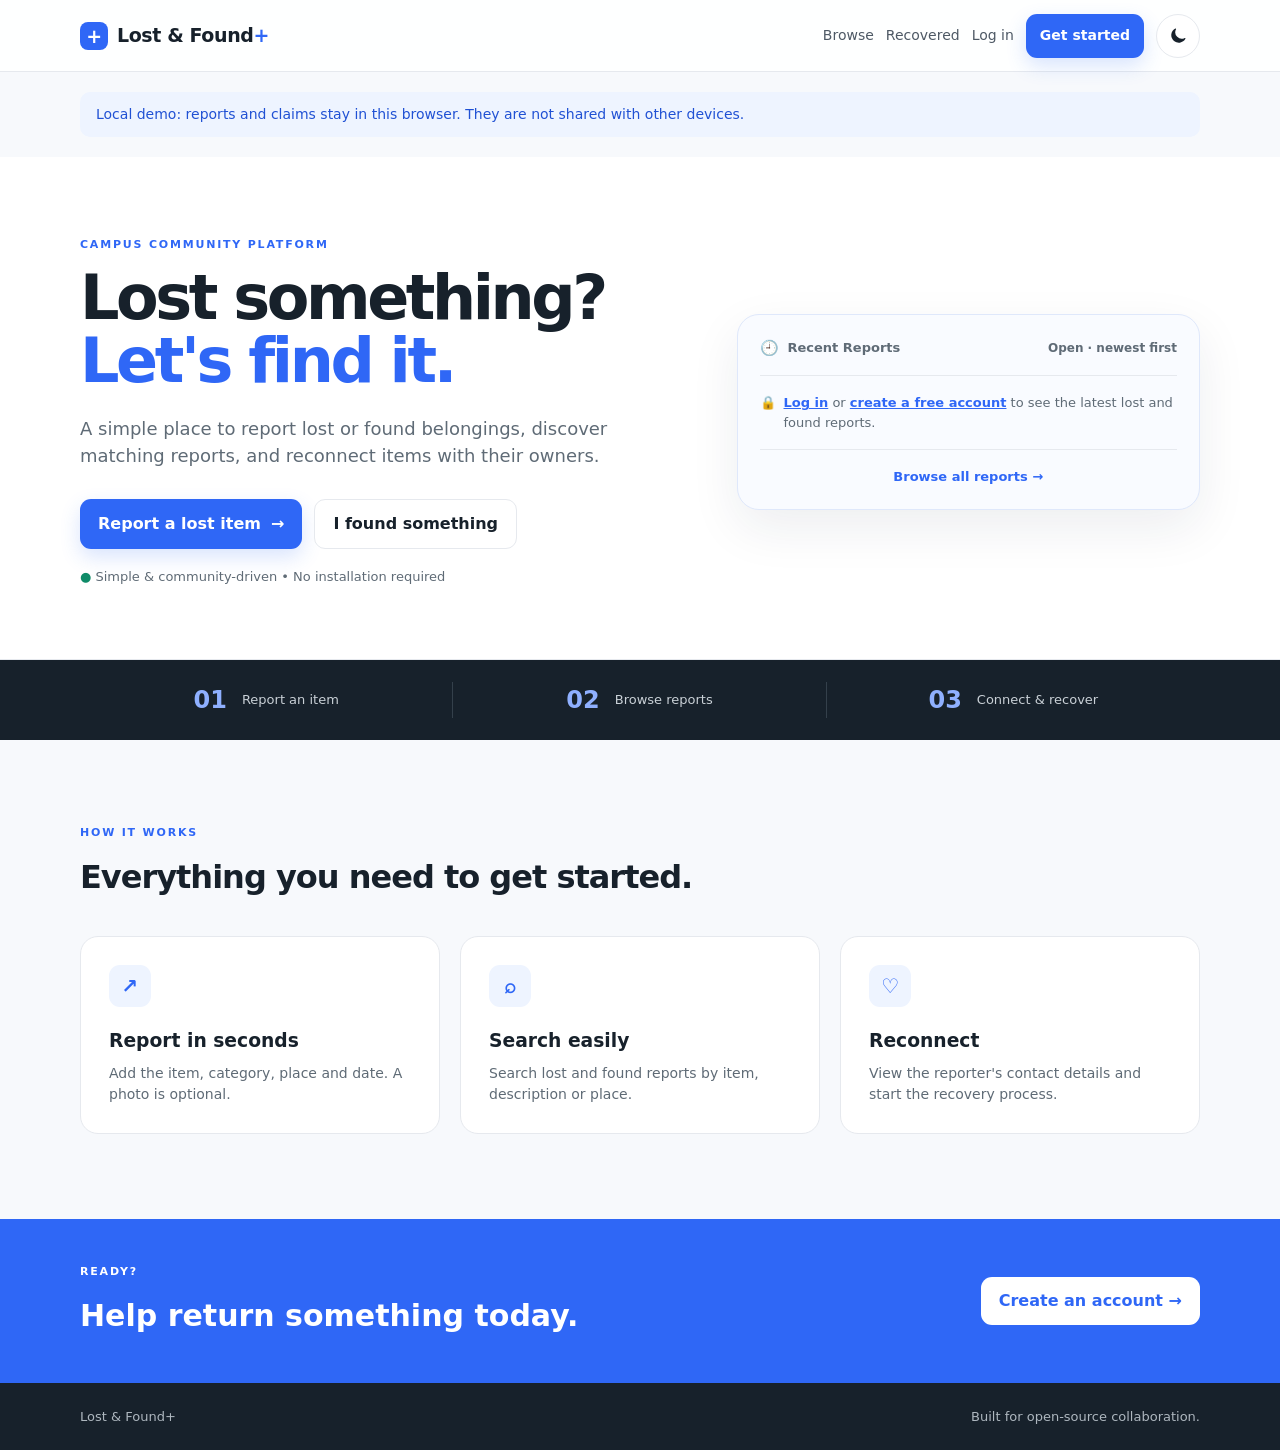
<file: Lost-and-Found/index.html>
<!DOCTYPE html>
<html lang="en">
<head>
<meta charset="UTF-8"><meta name="viewport" content="width=device-width, initial-scale=1.0">
<title>Lost & Found+ | Find what matters</title><link rel="stylesheet" href="style.css"><script src="script.js"></script>
</head>
<body><a class="skip-link" href="#main-content">Skip to main content</a>
<header class="site-header"><div class="container nav">
<a class="brand" href="index.html"><span class="brand-mark">+</span><span>Lost & Found<span class="brand-plus">+</span></span></a>
<nav><a href="items.html">Browse</a><a href="recovered.html">Recovered</a><a href="my-reports.html" class="nav-member" hidden>My reports</a><a class="nav-member" href="claims.html" hidden>Claims<span class="nav-badge" data-claims-badge hidden></span></a><a href="dashboard.html" class="nav-member" hidden>Dashboard</a><button id="logoutBtn" type="button" class="btn btn-secondary btn-sm nav-member" hidden>Log out</button><a href="login.html" class="nav-guest">Log in</a><a href="register.html" class="btn btn-primary btn-sm nav-guest">Get started</a></nav>
</div></header>
<main id="main-content" tabindex="-1"><p class="local-notice">Local demo: reports and claims stay in this browser. They are not shared with other devices.</p>
<section class="hero"><div class="container hero-grid">
<div><span class="eyebrow">CAMPUS COMMUNITY PLATFORM</span><h1>Lost something?<br><span>Let's find it.</span></h1>
<p class="hero-copy">A simple place to report lost or found belongings, discover matching reports, and reconnect items with their owners.</p>
<div class="hero-actions"><a href="report.html?type=lost" class="btn btn-primary">Report a lost item <span>→</span></a><a href="report.html?type=found" class="btn btn-secondary">I found something</a></div>
<div class="trust-row"><span>●</span> Simple & community-driven <span>•</span> No installation required</div></div>
<div class="hero-card"><div class="hero-card-top"><span class="hero-card-icon" aria-hidden="true">🕘</span><span>Recent Reports</span><span class="hero-card-note">Open · newest first</span></div>
<div id="homeRecent" aria-live="polite"><p class="mini-empty">Loading recent reports…</p></div>
<a href="items.html" class="view-all">Browse all reports →</a></div>
</div></section>
<section class="stats-strip"><div class="container stats"><div><strong>01</strong><span>Report an item</span></div><div><strong>02</strong><span>Browse reports</span></div><div><strong>03</strong><span>Connect & recover</span></div></div></section>
<section class="features container"><div class="section-heading"><span class="eyebrow">HOW IT WORKS</span><h2>Everything you need to get started.</h2></div>
<div class="feature-grid"><article><div class="icon-box">↗</div><h3>Report in seconds</h3><p>Add the item, category, place and date. A photo is optional.</p></article><article><div class="icon-box">⌕</div><h3>Search easily</h3><p>Search lost and found reports by item, description or place.</p></article><article><div class="icon-box">♡</div><h3>Reconnect</h3><p>View the reporter's contact details and start the recovery process.</p></article></div></section>
<section class="cta"><div class="container cta-inner"><div><span class="eyebrow">READY?</span><h2>Help return something today.</h2></div><a href="register.html" class="btn btn-light nav-guest">Create an account →</a><a href="report.html?type=found" class="btn btn-light nav-member" hidden>Report a found item →</a></div></section>
</main>
<footer><div class="container footer"><span>Lost & Found+</span><span>Built for open-source collaboration.</span></div></footer>

</body></html>
</file>
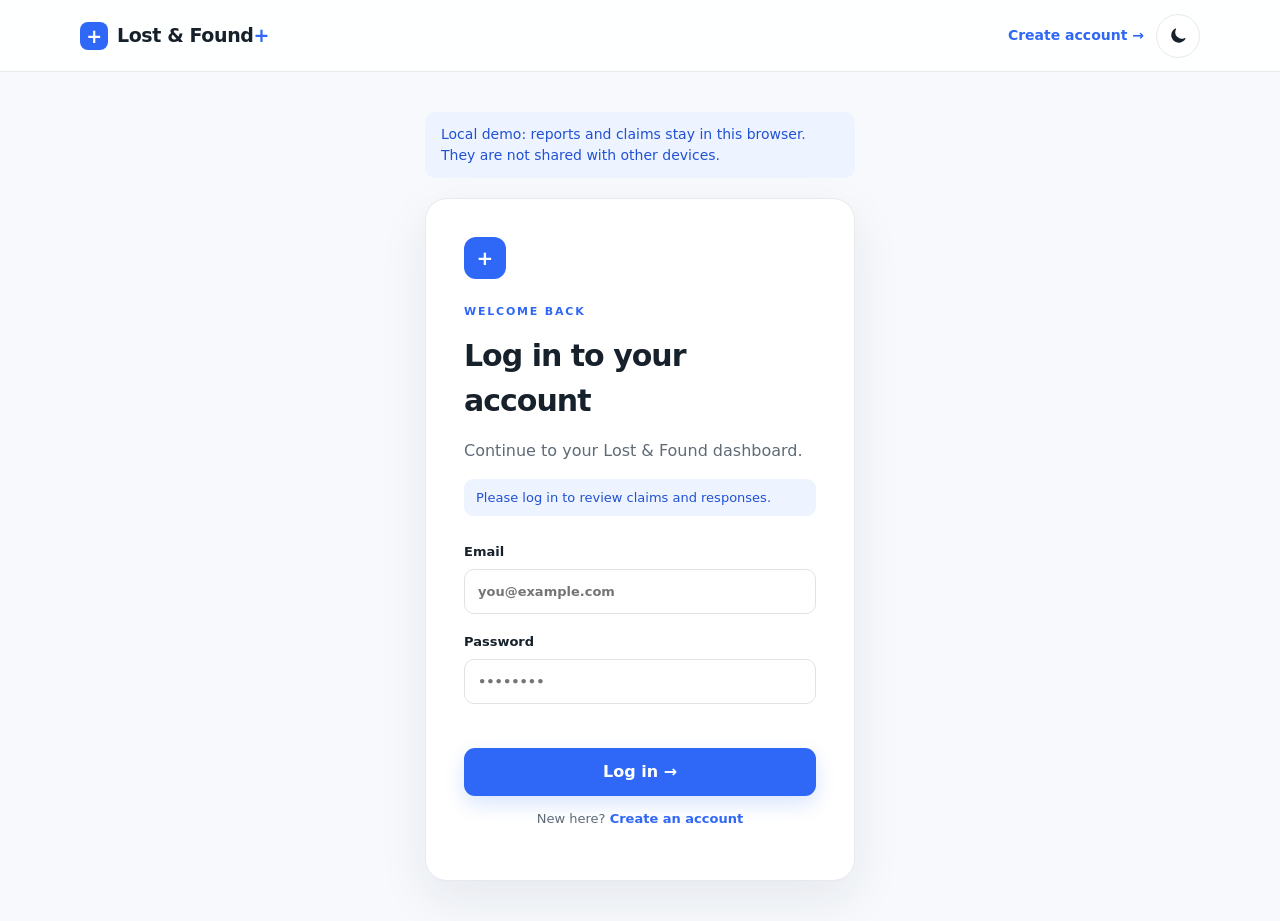
<file: Lost-and-Found/claims.html>
<!DOCTYPE html><html lang="en"><head><meta charset="UTF-8"><meta name="viewport" content="width=device-width,initial-scale=1.0"><title>Claims & Responses | Lost & Found+</title><link rel="stylesheet" href="style.css"><script src="script.js"></script></head>
<body class="app-page"><a class="skip-link" href="#main-content">Skip to main content</a><header class="site-header"><div class="container nav"><a class="brand" href="dashboard.html"><span class="brand-mark">+</span><span>Lost & Found<span class="brand-plus">+</span></span></a><nav><a href="items.html">Browse</a><a href="recovered.html">Recovered</a><a class="nav-member" href="my-reports.html">My reports</a><a class="nav-member active" href="claims.html">Claims<span class="nav-badge" data-claims-badge hidden></span></a><a class="nav-member" href="dashboard.html">Dashboard</a><button id="logoutBtn" type="button" class="btn btn-secondary btn-sm nav-member">Log out</button></nav></div></header>
<main id="main-content" tabindex="-1" class="container app-main"><p class="local-notice">Local demo: reports and claims stay in this browser. They are not shared with other devices.</p><div class="page-heading"><div><span class="eyebrow">YOUR REPORTS</span><h1>Claims &amp; Responses</h1><p class="muted">People who think a found item is theirs, or who found something you lost.</p></div><div class="page-actions"><a href="my-reports.html" class="btn btn-secondary">My reports</a></div></div>
<p class="local-note"><span aria-hidden="true">ℹ️</span> Claims are saved in this browser only. They are not sent to anyone or shared between devices — use the email links to contact people.</p>
<p id="claimsMessage" class="form-message" role="status" aria-live="polite"></p>
<section aria-labelledby="receivedTitle"><div class="claims-toolbar"><h2 id="receivedTitle" class="section-title">Received on your reports</h2><div class="search-field"><label for="claimFilter">Show</label><select id="claimFilter"><option value="all" data-label="All">All</option><option value="pending" data-label="Pending">Pending</option><option value="reviewed" data-label="Reviewed">Reviewed</option><option value="resolved" data-label="Resolved">Resolved</option></select></div></div>
<p id="claimsItemNote" class="claims-item-note" hidden></p>
<div id="claimsReceived" class="claim-list"><div class="loading-state" role="status">Loading claims…</div></div></section>
<section aria-labelledby="sentTitle" id="sent"><h2 id="sentTitle" class="section-title">Sent by you</h2><ul id="claimsSent" class="sent-list"></ul></section>
</main><script src="auth.js"></script><script src="items.js"></script></body></html>
</file>
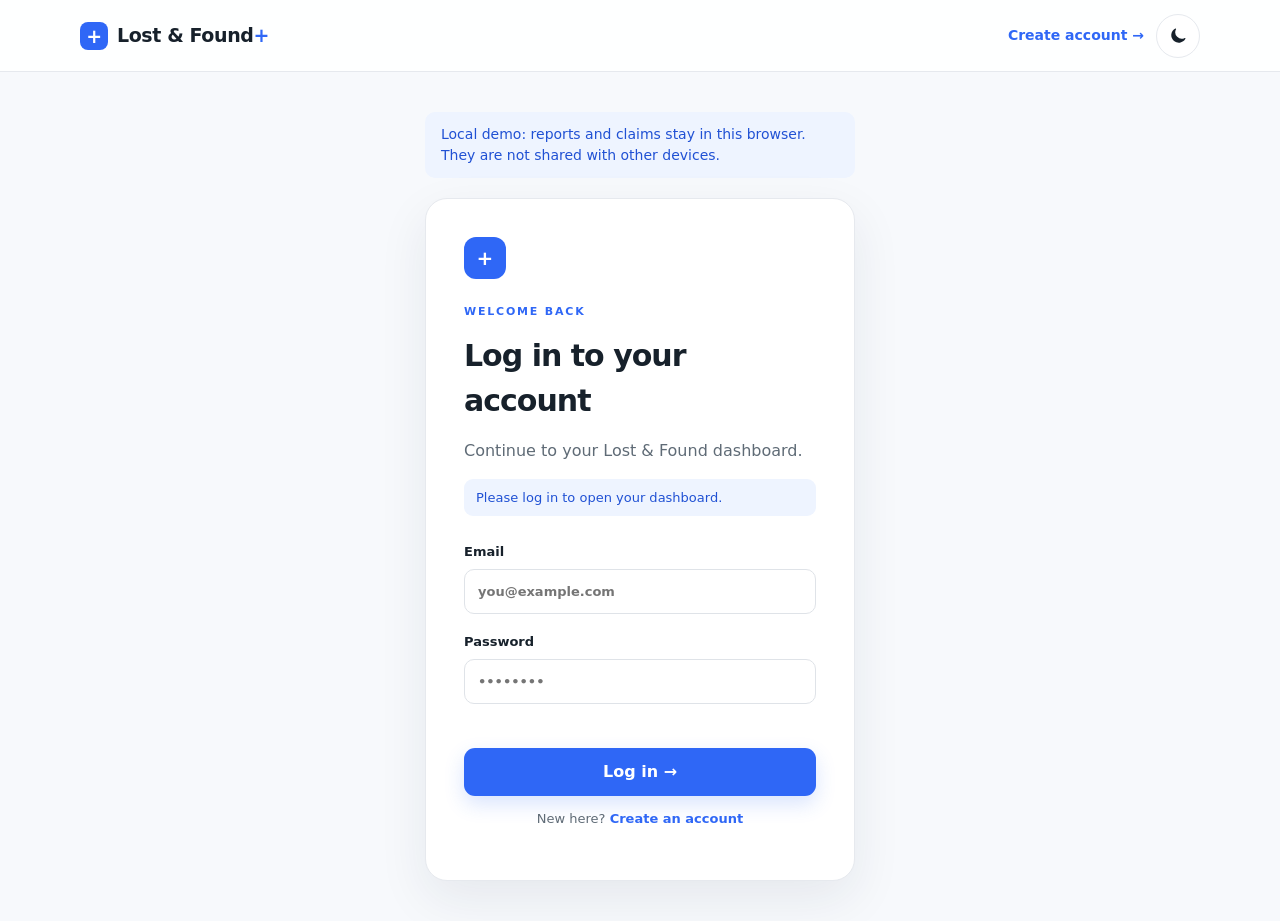
<file: Lost-and-Found/dashboard.html>
<!DOCTYPE html><html lang="en"><head><meta charset="UTF-8"><meta name="viewport" content="width=device-width,initial-scale=1.0"><title>Dashboard | Lost & Found+</title><link rel="stylesheet" href="style.css"><script src="script.js"></script></head>
<body class="app-page"><a class="skip-link" href="#main-content">Skip to main content</a><header class="site-header"><div class="container nav"><a class="brand" href="dashboard.html"><span class="brand-mark">+</span><span>Lost & Found<span class="brand-plus">+</span></span></a><nav><a href="items.html">Browse</a><a href="recovered.html">Recovered</a><a class="nav-member" href="my-reports.html">My reports</a><a class="nav-member" href="claims.html">Claims<span class="nav-badge" data-claims-badge hidden></span></a><a class="nav-member active" href="dashboard.html">Dashboard</a><button id="logoutBtn" type="button" class="btn btn-secondary btn-sm nav-member">Log out</button></nav></div></header>
<main id="main-content" tabindex="-1" class="container app-main"><p class="local-notice">Local demo: reports and claims stay in this browser. They are not shared with other devices.</p><div class="welcome"><div><span class="eyebrow">YOUR DASHBOARD</span><h1>Good to see you, <span id="userName">there</span>.</h1><p class="muted">What would you like to do today?</p></div><div class="avatar" id="avatar">U</div></div>
<div class="action-grid"><a class="action-card lost-action" href="report.html?type=lost"><span class="action-icon">↗</span><div><small>REPORT</small><h2>Lost something?</h2><p>Tell the community what you're looking for.</p></div><b>→</b></a><a class="action-card found-action" href="report.html?type=found"><span class="action-icon">✓</span><div><small>REPORT</small><h2>Found something?</h2><p>Help return an item to its owner.</p></div><b>→</b></a></div>
<div class="stat-grid"><a class="stat-card" href="items.html?type=lost"><span>Still missing</span><strong id="lostCount">0</strong></a><a class="stat-card" href="items.html?type=found"><span>Awaiting owner</span><strong id="foundCount">0</strong></a><a class="stat-card" href="recovered.html"><span>Recovered ✓</span><strong id="totalCount">0</strong></a><a class="stat-card" href="my-reports.html"><span>My reports</span><strong id="mineCount">0</strong></a></div><div id="claimsAlert" class="claims-alert-wrap" role="status" hidden></div><section id="matchesForYou" class="for-you-box" aria-live="polite" hidden></section>
<div class="section-heading compact"><div><span class="eyebrow">COMMUNITY</span><h2>Recent open reports</h2></div><a href="items.html" class="text-link">View all →</a></div><div id="recentItems" class="item-grid"><p class="sr-only" role="status">Loading reports…</p><div class="skeleton-card" aria-hidden="true"><div class="sk sk-img"></div><div class="sk-body"><div class="sk sk-line w40"></div><div class="sk sk-line w80"></div><div class="sk sk-line w60"></div></div></div><div class="skeleton-card" aria-hidden="true"><div class="sk sk-img"></div><div class="sk-body"><div class="sk sk-line w40"></div><div class="sk sk-line w80"></div><div class="sk sk-line w60"></div></div></div><div class="skeleton-card" aria-hidden="true"><div class="sk sk-img"></div><div class="sk-body"><div class="sk sk-line w40"></div><div class="sk sk-line w80"></div><div class="sk sk-line w60"></div></div></div></div></main><script src="auth.js"></script><script src="items.js"></script></body></html>
</file>
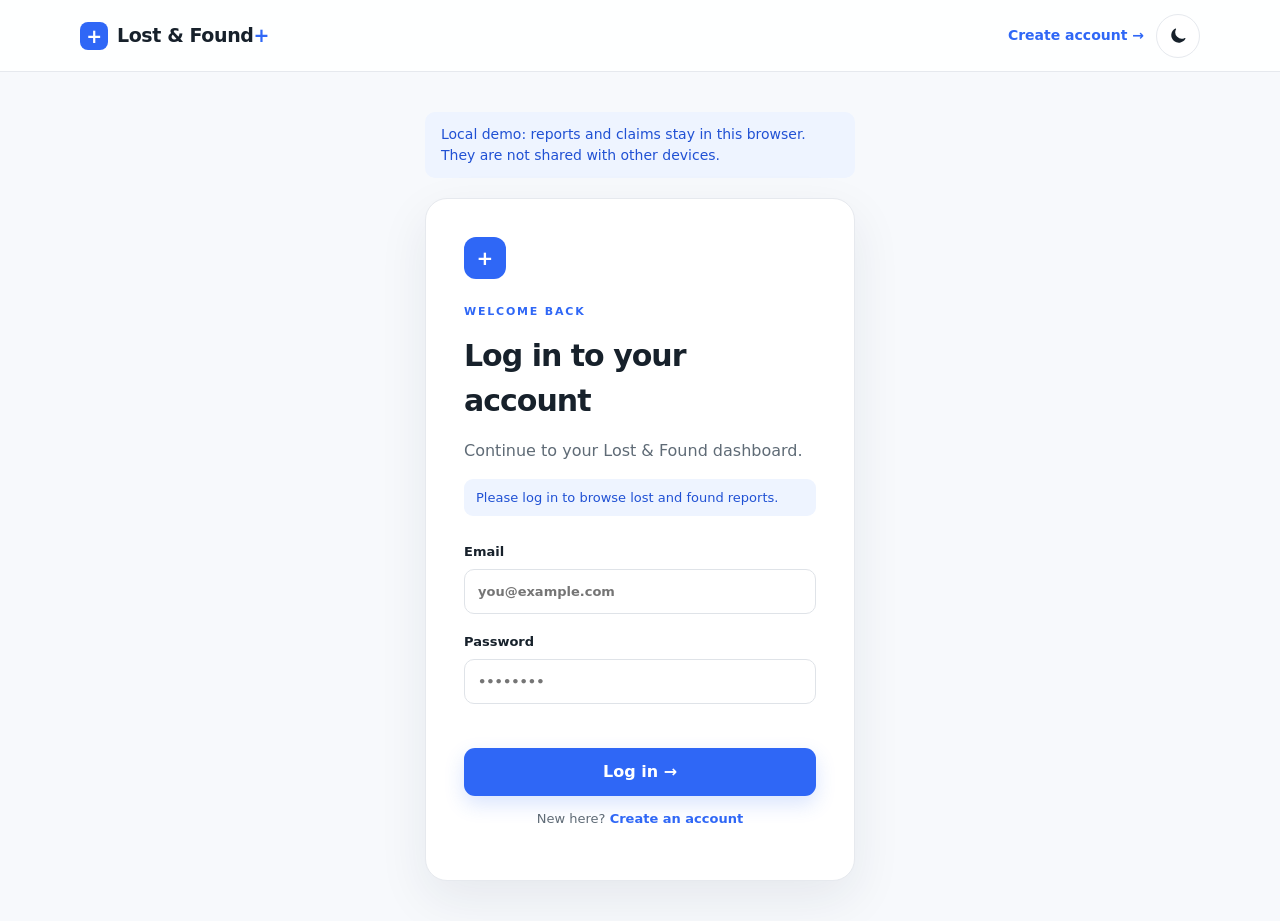
<file: Lost-and-Found/items.html>
<!DOCTYPE html><html lang="en"><head><meta charset="UTF-8"><meta name="viewport" content="width=device-width,initial-scale=1.0"><title>Browse reports | Lost & Found+</title><link rel="stylesheet" href="style.css"><script src="script.js"></script></head>
<body class="app-page"><a class="skip-link" href="#main-content">Skip to main content</a><header class="site-header"><div class="container nav"><a class="brand" href="dashboard.html"><span class="brand-mark">+</span><span>Lost & Found<span class="brand-plus">+</span></span></a><nav><a class="active" href="items.html">Browse</a><a href="recovered.html">Recovered</a><a class="nav-member" href="my-reports.html">My reports</a><a class="nav-member" href="claims.html">Claims<span class="nav-badge" data-claims-badge hidden></span></a><a class="nav-member" href="dashboard.html">Dashboard</a><button id="logoutBtn" type="button" class="btn btn-secondary btn-sm nav-member">Log out</button><a class="nav-guest" href="login.html" hidden>Log in</a><a class="btn btn-primary btn-sm nav-guest" href="register.html" hidden>Get started</a></nav></div></header>
<main id="main-content" tabindex="-1" class="container app-main"><p class="local-notice">Local demo: reports and claims stay in this browser. They are not shared with other devices.</p><div class="page-heading"><div><span class="eyebrow">COMMUNITY REPORTS</span><h1>Find an item</h1><p class="muted">Search through lost and found reports.</p></div><div class="page-actions"><a href="report.html?type=lost" class="btn btn-primary">+ Report lost item</a><a href="report.html?type=found" class="btn btn-secondary">+ Report found item</a></div></div>
<div class="search-panel browse-controls" role="search" aria-label="Filter reports">
<div class="search-field search-main"><label for="searchInput">Search reports</label><input id="searchInput" type="search" maxlength="100" autocomplete="off" placeholder="Item, description, place or category…"></div>
<div class="search-field"><label for="typeFilter">Lost or found</label><select id="typeFilter"><option value="all">All reports</option><option value="lost">Lost items</option><option value="found">Found items</option></select></div>
<div class="search-field"><label for="categoryFilter">Category</label><select id="categoryFilter"><option value="all">All categories</option></select></div>
<div class="search-field"><label for="statusFilter">Status</label><select id="statusFilter"><option value="open">Still open</option><option value="all">All statuses</option><option value="recovered">Recovered</option></select></div>
<div class="search-field"><label for="sortOrder">Sort by</label><select id="sortOrder"><option value="newest">Newest first</option><option value="oldest">Oldest first</option></select></div>
<div class="search-field"><label for="placeFilter">Campus location</label><input id="placeFilter" type="search" list="campusPlaces" maxlength="80" placeholder="Any location"><datalist id="campusPlaces"></datalist></div>
<div class="search-field"><label for="dateFrom">Lost/found on or after</label><input id="dateFrom" type="date"></div>
<div class="search-field"><label for="dateTo">Lost/found on or before</label><input id="dateTo" type="date"></div>
<button id="clearFilters" type="button" class="btn btn-secondary">Reset filters</button>
</div><p id="filterMessage" class="form-message" role="alert"></p>
<div id="itemsCount" class="results-count" aria-live="polite"></div><div id="itemsGrid" class="item-grid"><p class="sr-only" role="status">Loading reports…</p><div class="skeleton-card" aria-hidden="true"><div class="sk sk-img"></div><div class="sk-body"><div class="sk sk-line w40"></div><div class="sk sk-line w80"></div><div class="sk sk-line w60"></div></div></div><div class="skeleton-card" aria-hidden="true"><div class="sk sk-img"></div><div class="sk-body"><div class="sk sk-line w40"></div><div class="sk sk-line w80"></div><div class="sk sk-line w60"></div></div></div><div class="skeleton-card" aria-hidden="true"><div class="sk sk-img"></div><div class="sk-body"><div class="sk sk-line w40"></div><div class="sk sk-line w80"></div><div class="sk sk-line w60"></div></div></div></div></main><script src="items.js"></script></body></html>
</file>
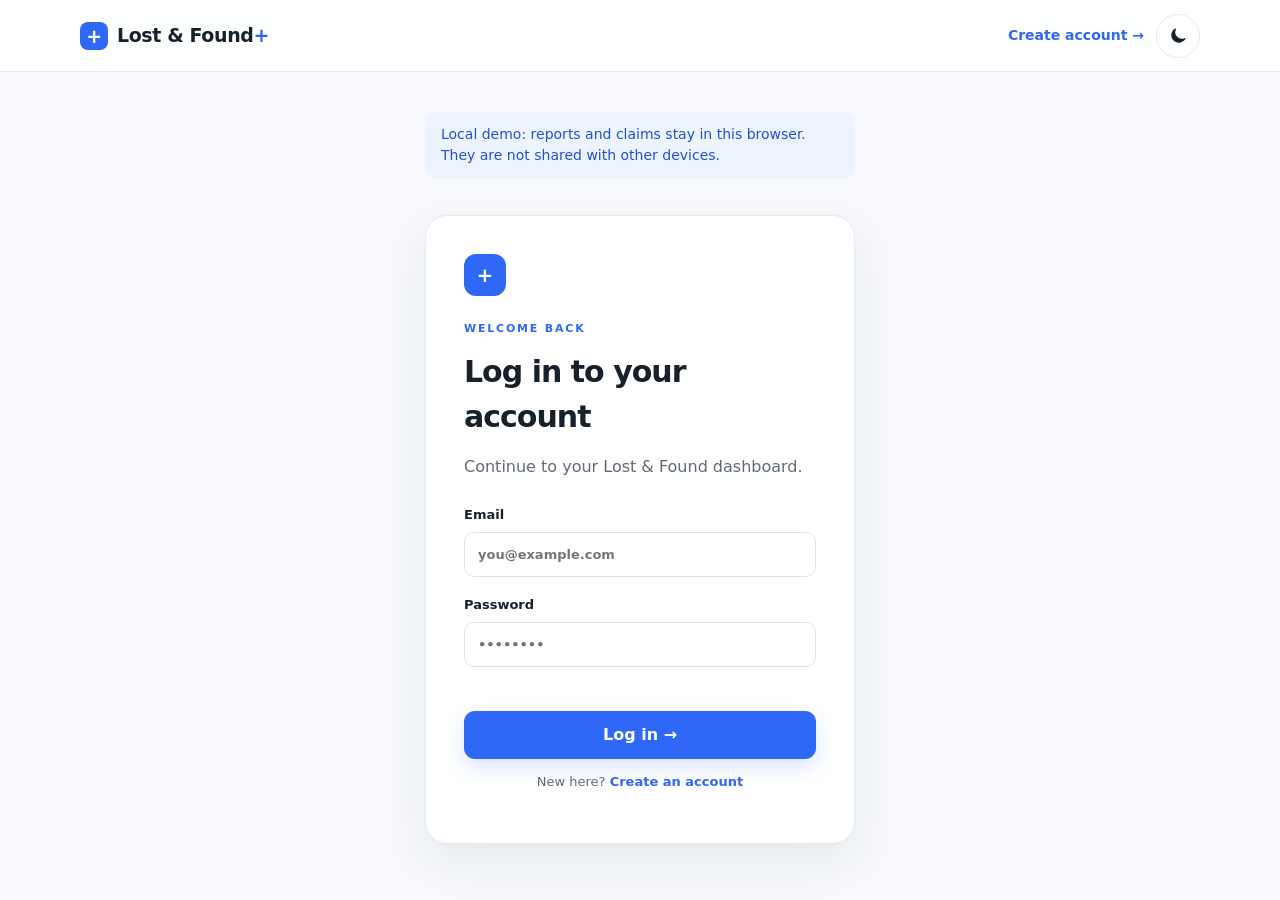
<file: Lost-and-Found/login.html>
<!DOCTYPE html><html lang="en"><head><meta charset="UTF-8"><meta name="viewport" content="width=device-width,initial-scale=1.0"><title>Log in | Lost & Found+</title><link rel="stylesheet" href="style.css"><script src="script.js"></script></head>
<body class="auth-page"><a class="skip-link" href="#main-content">Skip to main content</a><header class="site-header"><div class="container nav"><a class="brand" href="index.html"><span class="brand-mark">+</span><span>Lost & Found<span class="brand-plus">+</span></span></a><nav><a href="register.html" class="text-link">Create account →</a></nav></div></header>
<main id="main-content" tabindex="-1" class="auth-main"><p class="local-notice">Local demo: reports and claims stay in this browser. They are not shared with other devices.</p><div class="auth-card"><div class="auth-icon">+</div><span class="eyebrow">WELCOME BACK</span><h1>Log in to your account</h1><p class="muted">Continue to your Lost & Found dashboard.</p><p id="loginNotice" class="form-message info" role="status" hidden></p><form id="loginForm" novalidate><label>Email<input id="loginEmail" autocomplete="username" type="email" required maxlength="254" placeholder="you@example.com"></label><label>Password<input id="loginPassword" autocomplete="current-password" type="password" required placeholder="••••••••"></label><div id="loginError" class="form-message error" role="alert"></div><button class="btn btn-primary full">Log in →</button></form><p class="auth-switch">New here? <a href="register.html">Create an account</a></p></div></main><script src="auth.js"></script></body></html>
</file>
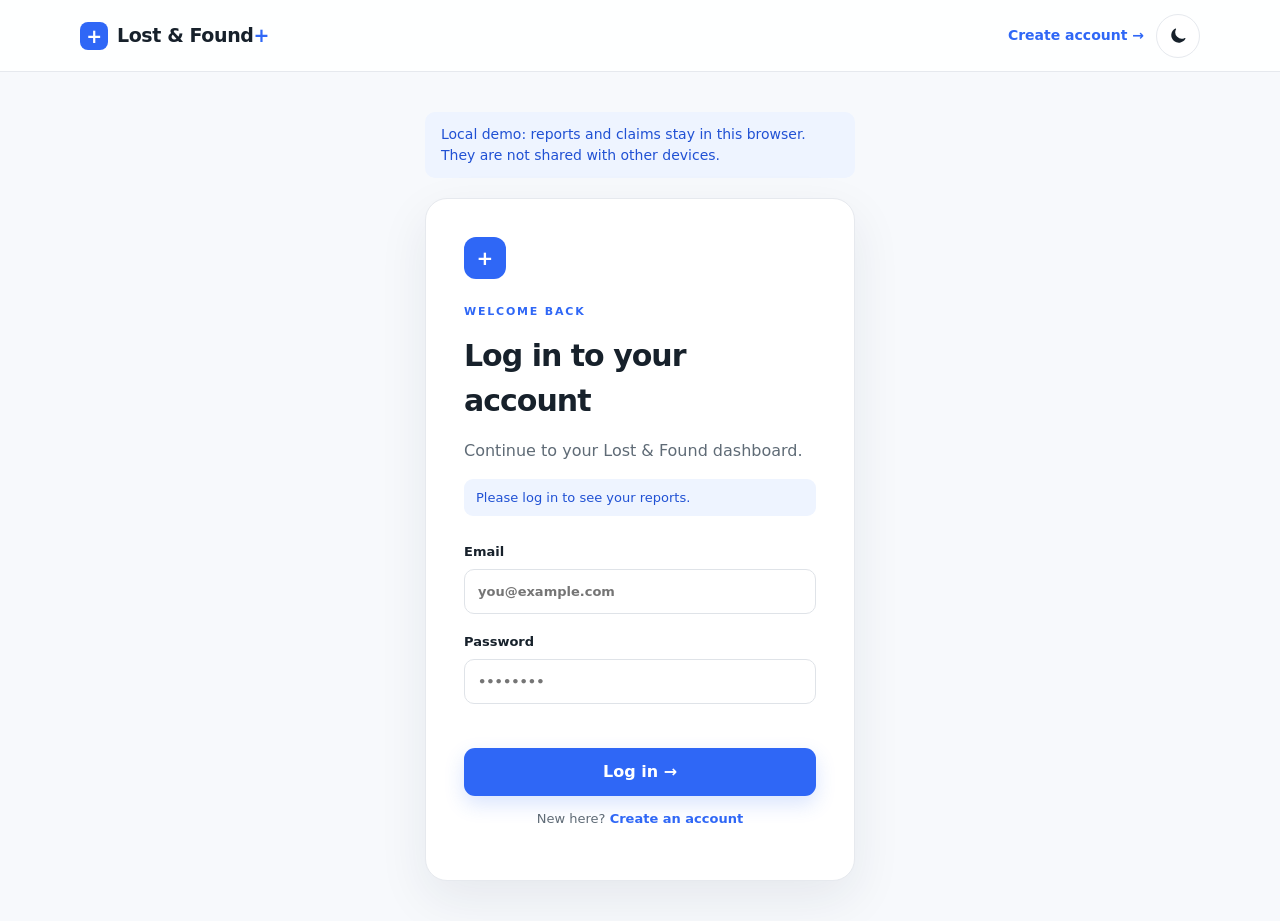
<file: Lost-and-Found/my-reports.html>
<!DOCTYPE html><html lang="en"><head><meta charset="UTF-8"><meta name="viewport" content="width=device-width,initial-scale=1.0"><title>My reports | Lost & Found+</title><link rel="stylesheet" href="style.css"><script src="script.js"></script></head>
<body class="app-page"><a class="skip-link" href="#main-content">Skip to main content</a><header class="site-header"><div class="container nav"><a class="brand" href="dashboard.html"><span class="brand-mark">+</span><span>Lost & Found<span class="brand-plus">+</span></span></a><nav><a href="items.html">Browse</a><a href="recovered.html">Recovered</a><a class="nav-member active" href="my-reports.html">My reports</a><a class="nav-member" href="claims.html">Claims<span class="nav-badge" data-claims-badge hidden></span></a><a class="nav-member" href="dashboard.html">Dashboard</a><button id="logoutBtn" type="button" class="btn btn-secondary btn-sm nav-member">Log out</button></nav></div></header>
<main id="main-content" tabindex="-1" class="container app-main"><p class="local-notice">Local demo: reports and claims stay in this browser. They are not shared with other devices.</p><div class="page-heading"><div><span class="eyebrow">YOUR ACTIVITY</span><h1>My reports</h1><p class="muted">Manage the items you've reported.</p></div><div class="page-actions"><a href="report.html?type=lost" class="btn btn-primary">+ Report lost item</a><a href="report.html?type=found" class="btn btn-secondary">+ Report found item</a></div></div><p id="mineMessage" class="form-message" role="status"></p><h2 class="sr-only">Your reports</h2><div id="myReportsGrid" class="item-grid"><p class="sr-only" role="status">Loading your reports…</p><div class="skeleton-card" aria-hidden="true"><div class="sk sk-img"></div><div class="sk-body"><div class="sk sk-line w40"></div><div class="sk sk-line w80"></div><div class="sk sk-line w60"></div></div></div><div class="skeleton-card" aria-hidden="true"><div class="sk sk-img"></div><div class="sk-body"><div class="sk sk-line w40"></div><div class="sk sk-line w80"></div><div class="sk sk-line w60"></div></div></div><div class="skeleton-card" aria-hidden="true"><div class="sk sk-img"></div><div class="sk-body"><div class="sk sk-line w40"></div><div class="sk sk-line w80"></div><div class="sk sk-line w60"></div></div></div></div></main><script src="items.js"></script></body></html>
</file>
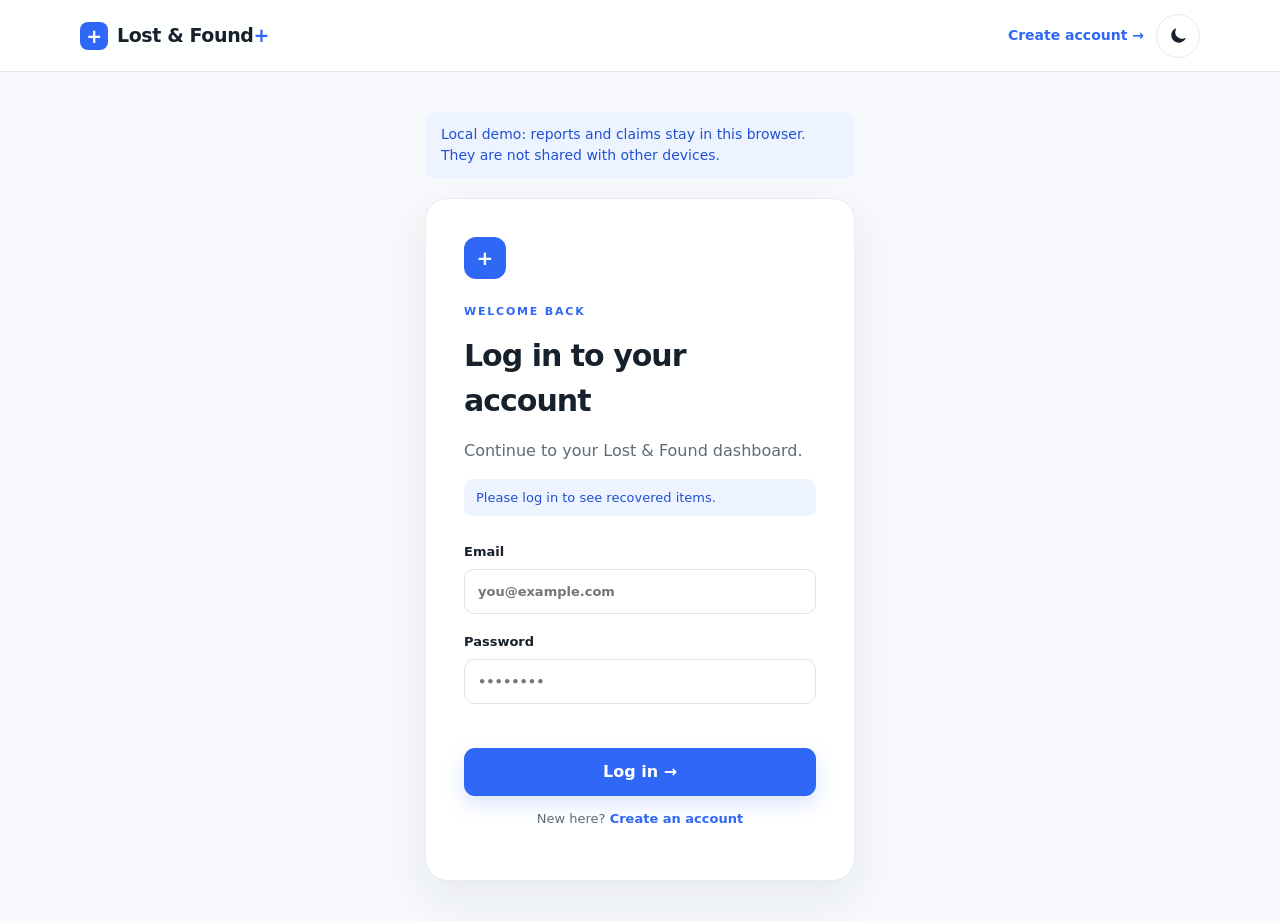
<file: Lost-and-Found/recovered.html>
<!DOCTYPE html><html lang="en"><head><meta charset="UTF-8"><meta name="viewport" content="width=device-width,initial-scale=1.0"><title>Recovered items | Lost & Found+</title><link rel="stylesheet" href="style.css"><script src="script.js"></script></head>
<body class="app-page"><a class="skip-link" href="#main-content">Skip to main content</a><header class="site-header"><div class="container nav"><a class="brand" href="dashboard.html"><span class="brand-mark">+</span><span>Lost & Found<span class="brand-plus">+</span></span></a><nav><a href="items.html">Browse</a><a class="active" href="recovered.html">Recovered</a><a class="nav-member" href="my-reports.html">My reports</a><a class="nav-member" href="claims.html">Claims<span class="nav-badge" data-claims-badge hidden></span></a><a class="nav-member" href="dashboard.html">Dashboard</a><button id="logoutBtn" type="button" class="btn btn-secondary btn-sm nav-member">Log out</button><a class="nav-guest" href="login.html" hidden>Log in</a><a class="btn btn-primary btn-sm nav-guest" href="register.html" hidden>Get started</a></nav></div></header>
<main id="main-content" tabindex="-1" class="container app-main"><p class="local-notice">Local demo: reports and claims stay in this browser. They are not shared with other devices.</p><div class="page-heading"><div><span class="eyebrow">SUCCESS STORIES</span><h1>Recovered items</h1><p class="muted">Lost reports matched with the found report that brought them home.</p></div><div class="page-actions"><a href="items.html" class="btn btn-secondary">Browse open reports</a></div></div>
<div class="stat-grid recovered-stats" id="recoveredStats"></div>
<section aria-labelledby="pairsTitle"><h2 id="pairsTitle" class="section-title">Lost &amp; found matches</h2><div id="recoveredList" class="pair-list"><div class="loading-state" role="status">Loading recovered items…</div></div></section>
<section id="soloSection" aria-labelledby="soloTitle" hidden><h2 id="soloTitle" class="section-title">Recovered without a match</h2><p class="muted section-note">Marked as recovered by the reporter, without linking a matching report.</p><div id="soloList" class="item-grid"></div></section>
</main><script src="items.js"></script></body></html>
</file>
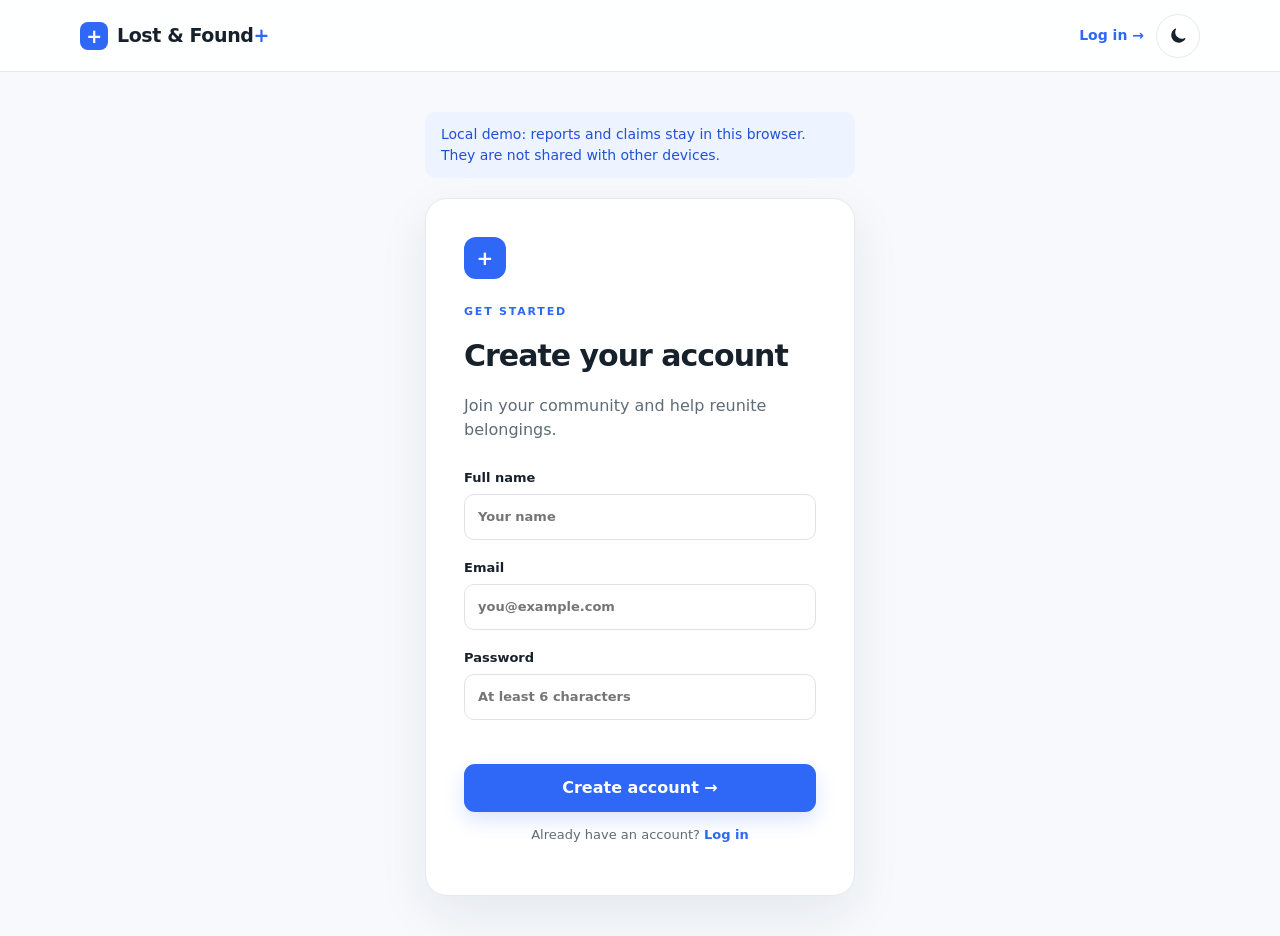
<file: Lost-and-Found/register.html>
<!DOCTYPE html><html lang="en"><head><meta charset="UTF-8"><meta name="viewport" content="width=device-width,initial-scale=1.0"><title>Create account | Lost & Found+</title><link rel="stylesheet" href="style.css"><script src="script.js"></script></head>
<body class="auth-page"><a class="skip-link" href="#main-content">Skip to main content</a><header class="site-header"><div class="container nav"><a class="brand" href="index.html"><span class="brand-mark">+</span><span>Lost & Found<span class="brand-plus">+</span></span></a><nav><a href="login.html" class="text-link">Log in →</a></nav></div></header>
<main id="main-content" tabindex="-1" class="auth-main"><p class="local-notice">Local demo: reports and claims stay in this browser. They are not shared with other devices.</p><div class="auth-card"><div class="auth-icon">+</div><span class="eyebrow">GET STARTED</span><h1>Create your account</h1><p class="muted">Join your community and help reunite belongings.</p><form id="registerForm" novalidate><label>Full name<input id="registerName" autocomplete="name" required maxlength="60" placeholder="Your name"></label><label>Email<input id="registerEmail" autocomplete="email" type="email" required maxlength="254" placeholder="you@example.com"></label><label>Password<input id="registerPassword" autocomplete="new-password" type="password" minlength="6" required placeholder="At least 6 characters"></label><div id="registerError" class="form-message error" role="alert"></div><button class="btn btn-primary full">Create account →</button></form><p class="auth-switch">Already have an account? <a href="login.html">Log in</a></p></div></main><script src="auth.js"></script></body></html>
</file>
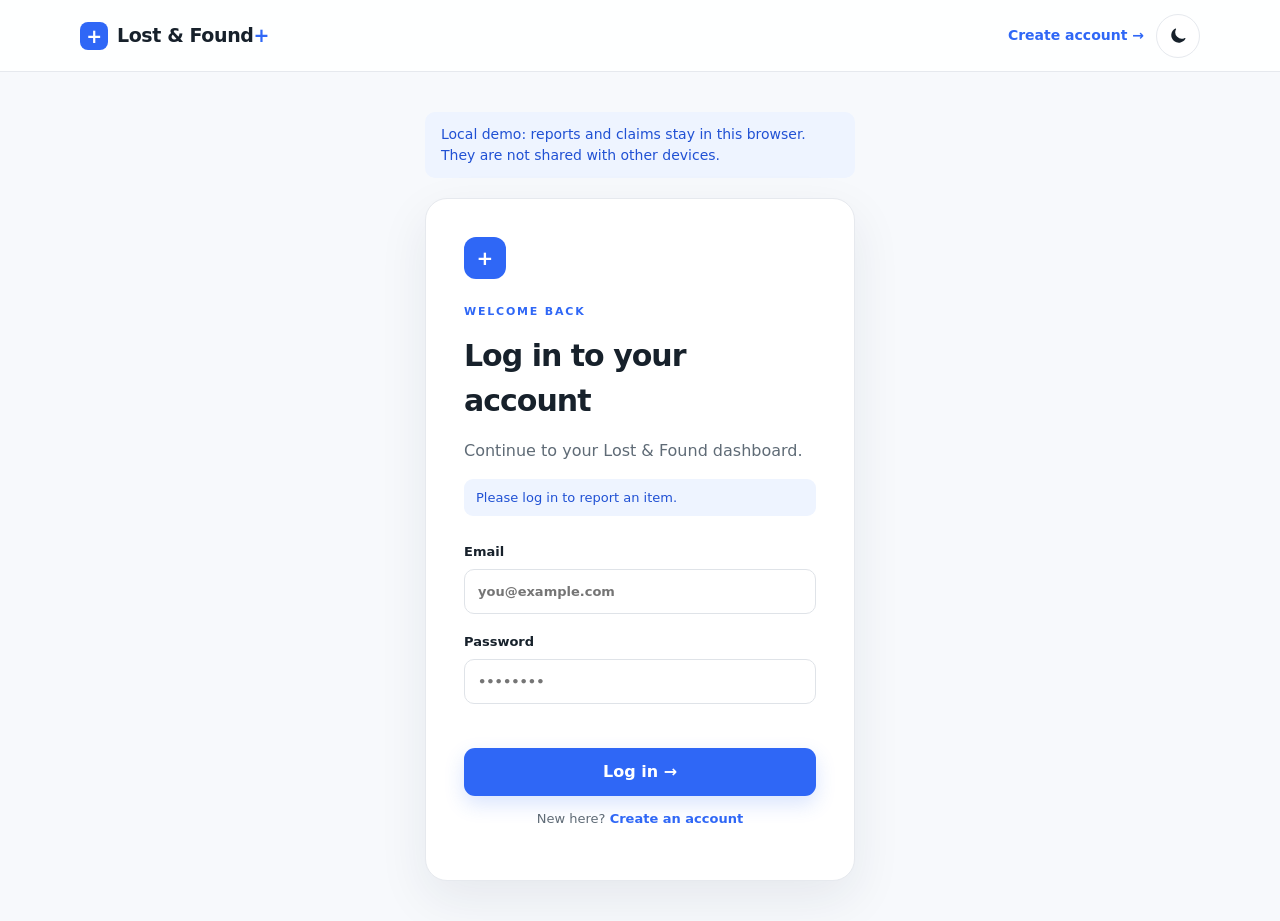
<file: Lost-and-Found/report.html>
<!DOCTYPE html><html lang="en"><head><meta charset="UTF-8"><meta name="viewport" content="width=device-width,initial-scale=1.0"><title>Report item | Lost & Found+</title><link rel="stylesheet" href="style.css"><script src="script.js"></script></head>
<body class="app-page"><a class="skip-link" href="#main-content">Skip to main content</a><header class="site-header"><div class="container nav"><a class="brand" href="dashboard.html"><span class="brand-mark">+</span><span>Lost & Found<span class="brand-plus">+</span></span></a><nav><a href="items.html">Browse</a><a href="recovered.html">Recovered</a><a class="nav-member" href="my-reports.html">My reports</a><a class="nav-member" href="claims.html">Claims<span class="nav-badge" data-claims-badge hidden></span></a><a class="nav-member" href="dashboard.html">Dashboard</a><button id="logoutBtn" type="button" class="btn btn-secondary btn-sm nav-member">Log out</button></nav></div></header>
<main id="main-content" tabindex="-1" class="container form-main"><p class="local-notice">Local demo: reports and claims stay in this browser. They are not shared with other devices.</p><div class="form-heading"><a href="dashboard.html" class="back-link">← Dashboard</a><span class="eyebrow" id="reportEyebrow">REPORT AN ITEM</span><h1 id="reportTitle">Report a lost item</h1><p class="muted" id="reportIntro">Give enough detail to help someone recognize it.</p><div class="type-switch" id="typeSwitch" role="group" aria-label="What are you reporting?"><a class="type-option" data-type="lost" href="report.html?type=lost">😟 I lost something</a><a class="type-option" data-type="found" href="report.html?type=found">🙌 I found something</a></div></div>
<section id="draftPrompt" class="draft-prompt" aria-labelledby="draftTitle" hidden><h2 id="draftTitle">Continue your saved draft?</h2><p>Your text was saved on this device. Photos need to be selected again.</p><div class="draft-actions"><button id="restoreDraft" type="button" class="btn btn-primary">Restore draft</button><button id="discardDraft" type="button" class="btn btn-secondary">Discard saved draft</button></div></section><div id="draftStatus" class="draft-status" aria-live="polite" aria-atomic="true"></div><form id="reportForm" class="report-layout" novalidate><div class="form-panel"><div class="panel-title"><span>01</span><h2>Item information</h2></div><label><span data-lost="What did you lose?" data-found="What did you find?">What did you lose?</span><input id="itemName" required maxlength="80" autocomplete="off" placeholder="e.g. Black leather wallet"></label><fieldset id="categoryGroup" class="category-group"><legend>Category</legend><div class="category-options" id="categoryOptions"></div></fieldset><div class="two-col"><label><span data-lost="When did you lose it?" data-found="When did you find it?">When did you lose it?</span><input id="itemDate" type="date" required min="2000-01-01"></label><label><span data-lost="Where did you last have it?" data-found="Where did you find it?">Where did you last have it?</span><input id="itemPlace" list="campusPlaces" aria-describedby="placeHint" required maxlength="80" placeholder="e.g. Central Library"><small id="placeHint" class="field-hint">Choose a suggested location or enter your own.</small><datalist id="campusPlaces"></datalist></label></div><label><span data-lost="Description" data-found="Additional details">Description</span><textarea id="itemDescription" aria-describedby="descHint descCount" required maxlength="1000" rows="5" data-lost="Colour, brand, size, stickers or marks, what was inside…" data-found="Condition, where it is kept now, how the owner can collect it…" placeholder="Colour, brand, size, stickers or marks, what was inside…"></textarea><span class="field-meta"><span class="field-hint" id="descHint" data-lost="The more detail you give, the easier it is to match." data-found="Tip: leave out one identifying detail so the real owner can confirm it.">The more detail you give, the easier it is to match.</span><span class="char-count" id="descCount">0 / 1000</span></span></label><label>Contact email<input id="itemContact" type="email" required maxlength="254" autocomplete="email" placeholder="you@example.com"></label></div>
<div class="form-panel"><div class="panel-title"><span>02</span><h2>Add a photo (optional)</h2></div><div class="photo-field" id="photoField"><label class="upload-box" for="itemImage"><div id="imagePreview" class="upload-preview"></div><input id="itemImage" aria-label="Choose an optional photo" type="file" accept="image/jpeg,image/png,image/webp,image/gif" aria-describedby="photoHint"></label><div class="photo-actions" id="photoActions" hidden><button type="button" id="changePhoto" class="btn btn-secondary btn-sm">Change photo</button><button type="button" id="removePhoto" class="btn btn-secondary btn-sm">Remove photo</button></div><p class="field-hint" id="photoHint">JPG, PNG, WebP or GIF, up to 10 MB. A photo is optional — you can publish without one.</p></div><div id="reportMessage" class="form-message" role="alert"></div><button class="btn btn-primary full" type="submit">Publish report →</button><p class="form-note">Your report is saved in this browser only.</p></div></form></main><script src="items.js"></script></body></html>
</file>
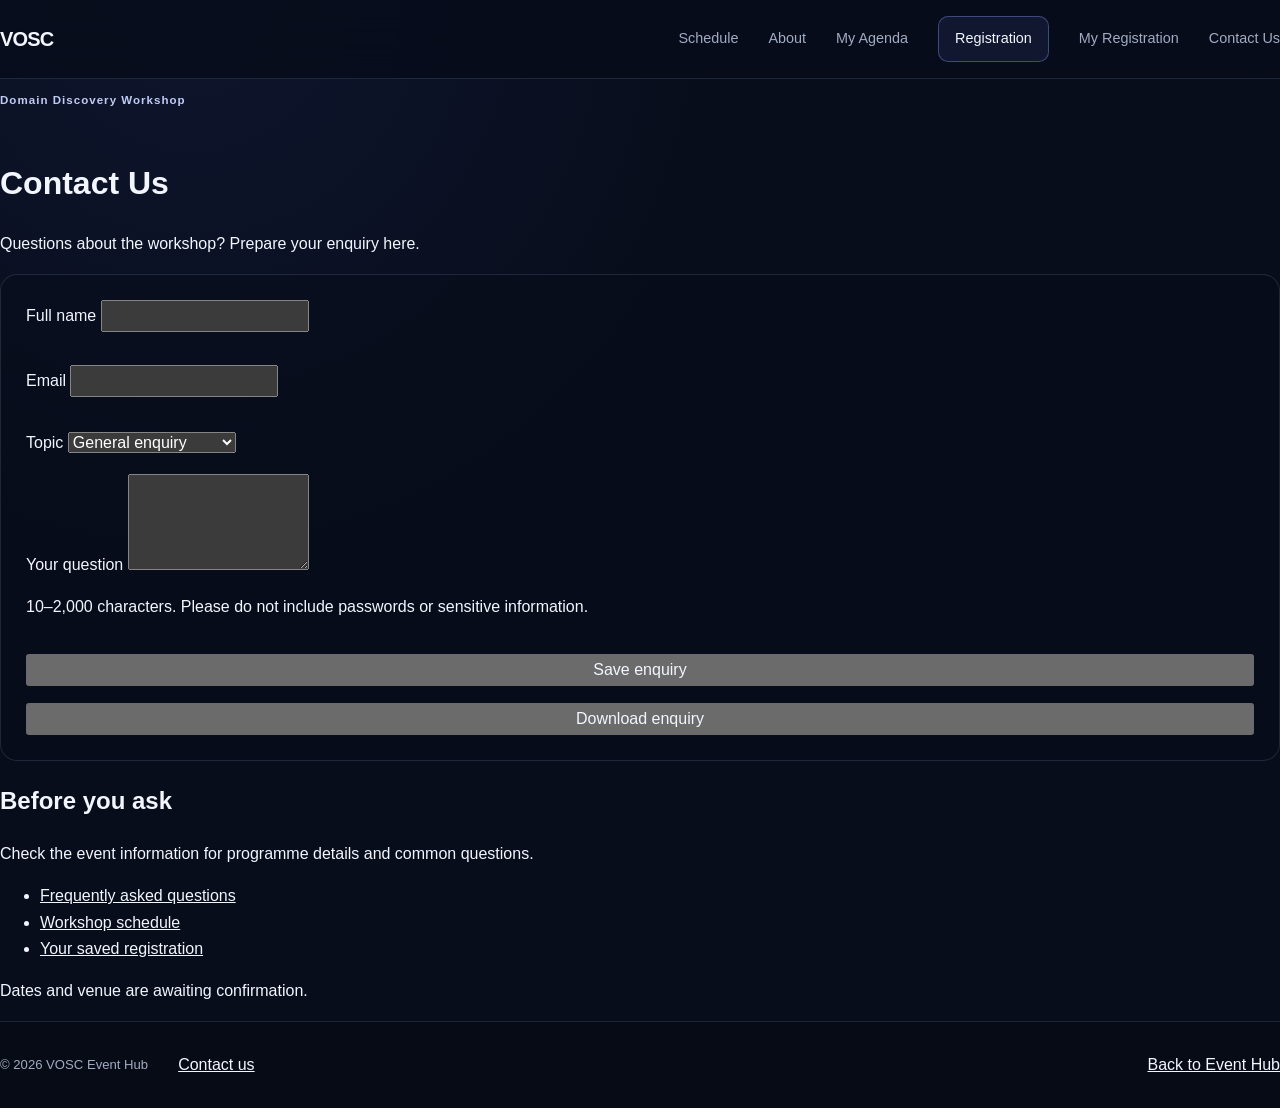
<file: VOC Event Hub/contact.html>
<!DOCTYPE html>
<html lang="en">
  <head>
    <meta charset="UTF-8" />
    <meta name="viewport" content="width=device-width, initial-scale=1.0" />
    <title>Contact Us | VOSC Event Hub</title>
    <meta name="description" content="Questions about the workshop? Prepare your enquiry here." />
    <link rel="stylesheet" href="css/style.css" />
  </head>
  <body>
    <a class="skip-link" href="#main-content">Skip to main content</a>
    <header class="site-header">
      <nav class="main-nav" aria-label="Main navigation">
        <a class="brand" href="index.html">VOSC</a>
        <button class="menu-toggle" aria-expanded="false" aria-controls="nav-links">Menu</button>
        <div class="nav-links" id="nav-links">
          <a href="index.html#schedule">Schedule</a>
          <a href="index.html#about">About</a>
          <a href="index.html#my-agenda">My Agenda</a>
          <a href="registration.html" class="nav-cta">Registration</a>
          <a href="dashboard.html">My Registration</a>
          <a href="contact.html" aria-current="page">Contact Us</a>
        </div>
      </nav>
    </header>
    <main id="main-content" tabindex="-1">
      <div class="page-heading">
        <p class="eyebrow">Domain Discovery Workshop</p>
        <h1>Contact Us</h1>
        <p class="lead">Questions about the workshop? Prepare your enquiry here.</p>
      </div>
      <div class="register-layout">
        <section class="register-main" aria-label="Enquiry form">
          <p id="google-form-wrap" hidden><a id="google-form-link" class="secondary-btn" target="_blank" rel="noopener noreferrer">Open Google enquiry form <span class="sr-only">(opens in a new tab)</span></a></p>
          <div id="contact-error" class="form-message is-error" role="alert" hidden></div>
          <div id="contact-status" class="form-message is-info" hidden></div>
          <div id="contact-announcement" class="sr-only" aria-live="polite" aria-atomic="true"></div>
          <form id="contact-form" class="register-form" novalidate>
            <div class="field">
              <label for="contact-name">Full name</label>
              <input id="contact-name" name="name" type="text" maxlength="80" autocomplete="name" aria-describedby="contact-name-error" required />
              <p id="contact-name-error" class="field-error"></p>
            </div>
            <div class="field">
              <label for="contact-email">Email</label>
              <input id="contact-email" name="email" type="email" maxlength="254" autocomplete="email" aria-describedby="contact-email-error" required />
              <p id="contact-email-error" class="field-error"></p>
            </div>
            <div class="field">
              <label for="contact-topic">Topic</label>
              <select id="contact-topic" name="topic">
                <option value="general">General enquiry</option>
                <option value="registration">Registration</option>
                <option value="schedule">Schedule and venue</option>
                <option value="accessibility">Accessibility</option>
              </select>
            </div>
            <div class="field">
              <label for="contact-message">Your question</label>
              <textarea id="contact-message" name="message" rows="6" minlength="10" maxlength="2000" aria-describedby="contact-message-hint contact-message-error" required></textarea>
              <p id="contact-message-hint" class="field-hint">10–2,000 characters. Please do not include passwords or sensitive information.</p>
              <p id="contact-message-error" class="field-error"></p>
            </div>
            <button type="submit" class="primary-btn">Save enquiry</button>
            <button type="button" id="download-enquiry" class="secondary-btn">Download enquiry</button>

          </form>
        </section>
        <aside class="event-summary" aria-labelledby="contact-help-title">
          <h2 id="contact-help-title">Before you ask</h2>
          <p>Check the event information for programme details and common questions.</p>
          <ul>
            <li><a href="index.html#faq">Frequently asked questions</a></li>
            <li><a href="index.html#schedule">Workshop schedule</a></li>
            <li><a href="dashboard.html">Your saved registration</a></li>
          </ul>
          <p>Dates and venue are awaiting confirmation.</p>
        </aside>
      </div>
    </main>
    <footer class="site-footer">
      <div class="footer-inner">
        <p>© 2026 VOSC Event Hub</p>
        <a href="contact.html" data-contact-link>Contact us</a>
        <a href="index.html">Back to Event Hub</a>
      </div>
    </footer>
    <script src="js/event-config.js"></script>
    <script src="js/script.js"></script>
    <script src="js/contact.js"></script>
  </body>
</html>
</file>
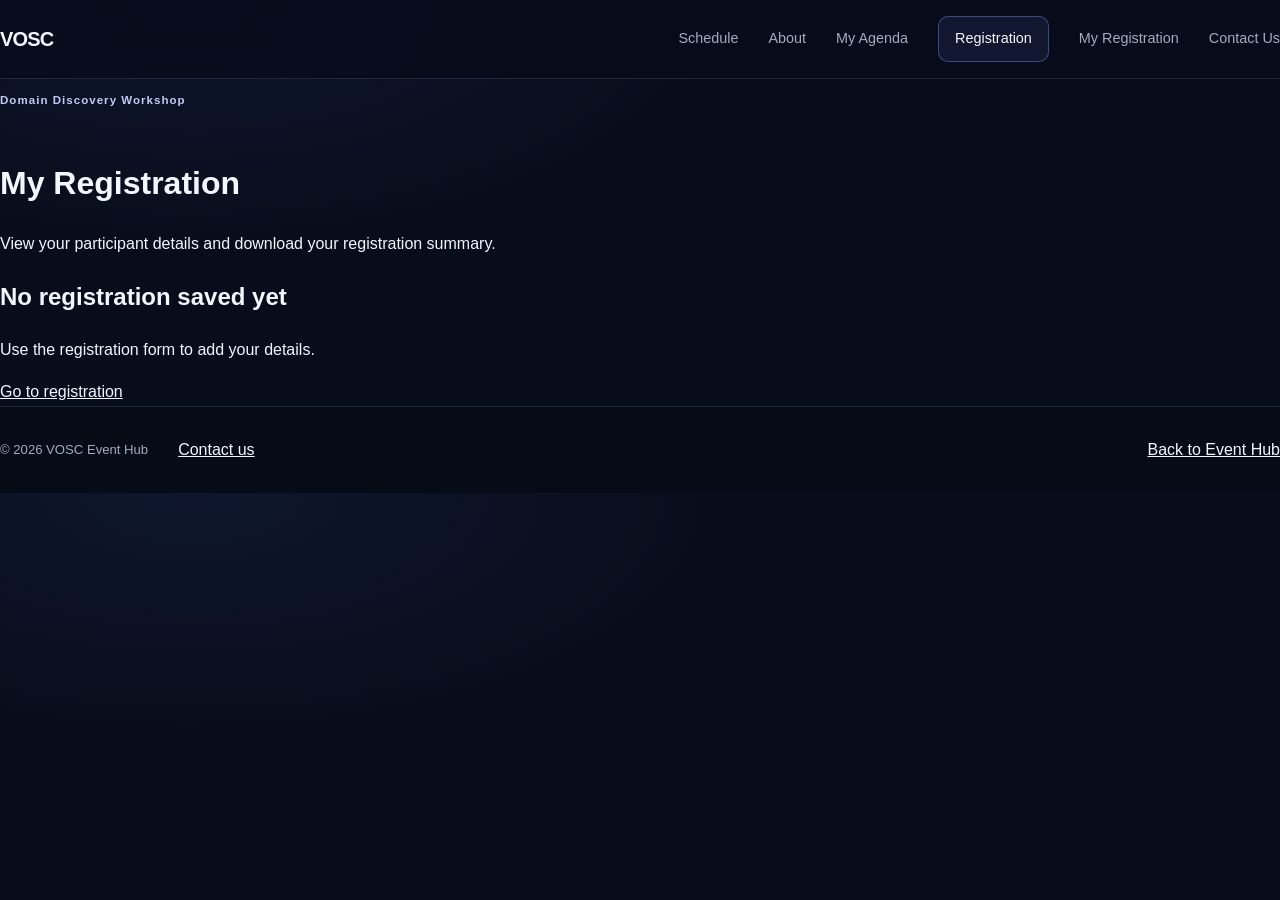
<file: VOC Event Hub/dashboard.html>
<!DOCTYPE html>
<html lang="en">
  <head>
    <meta charset="UTF-8" />
    <meta name="viewport" content="width=device-width, initial-scale=1.0" />
    <title>My Registration | VOSC Event Hub</title>
    <meta name="description" content="View your participant details and download your registration summary." />
    <link rel="stylesheet" href="css/style.css" />
  </head>
  <body>
    <a class="skip-link" href="#main-content">Skip to main content</a>
    <header class="site-header">
      <nav class="main-nav" aria-label="Main navigation">
        <a class="brand" href="index.html">VOSC</a>
        <button class="menu-toggle" aria-expanded="false" aria-controls="nav-links">Menu</button>
        <div class="nav-links" id="nav-links">
          <a href="index.html#schedule">Schedule</a>
          <a href="index.html#about">About</a>
          <a href="index.html#my-agenda">My Agenda</a>
          <a href="registration.html" class="nav-cta">Registration</a>
          <a href="dashboard.html" aria-current="page">My Registration</a>
          <a href="contact.html">Contact Us</a>
        </div>
      </nav>
    </header>
    <main id="main-content" tabindex="-1">
      <div class="page-heading">
        <p class="eyebrow">Domain Discovery Workshop</p>
        <h1>My Registration</h1>
        <p class="lead">View your participant details and download your registration summary.</p>
      </div>
      <section data-registration-dashboard aria-label="Saved registration">
        <div id="register-message" class="form-message" role="alert" hidden></div>
        <div id="registrationStatus" class="sr-only" aria-live="polite" aria-atomic="true"></div>
        <div id="dashboard-empty" class="empty-state">
          <h2>No registration saved yet</h2>
          <p>Use the registration form to add your details.</p>
          <a href="registration.html" class="primary-btn">Go to registration</a>
        </div>
        <div id="dashboard-records" hidden>
          <div class="dashboard-toolbar">
            <div class="field">
              <label for="registration-select">Saved participant</label>
              <select id="registration-select"></select>
            </div>
            <a href="registration.html" class="secondary-btn">Register another participant</a>
          </div>
        <div id="confirmation" class="confirmation" role="region" tabindex="-1" aria-labelledby="confirm-title" hidden>
          <div class="confirm-head">
            <span class="confirm-emoji" aria-hidden="true">🎉</span>
            <h2 id="confirm-title" tabindex="-1">Registration saved</h2>

          </div>
          <dl class="confirm-details">
            <div><dt>Name</dt><dd id="confirm-name"></dd></div>
            <div><dt>Email</dt><dd id="confirm-email"></dd></div>
          </dl>
          <p class="confirm-status">✓ Saved</p>


          <div class="ticket" id="ticket" role="group" aria-label="Your registration summary">
            <div class="ticket-main">
              <p class="ticket-brand">VOSC EVENT HUB</p>
              <p class="ticket-event">Domain Discovery Workshop</p>
              <p class="ticket-name" id="ticket-name"></p>
              <p class="ticket-role" id="ticket-role"></p>
              <ul class="ticket-meta">
                <li><span aria-hidden="true">📅</span> <span id="ticket-date"></span></li>
                <li><span aria-hidden="true">📍</span> <span id="ticket-venue"></span></li>
              </ul>
              <p class="ticket-status">Registration summary</p>
            </div>
            <div class="ticket-stub">
              <span class="ticket-ref-label">Ref</span>
              <span class="ticket-ref" id="ticket-ref"></span>
            </div>
          </div>

          <div class="confirm-actions">
            <button type="button" id="download-ticket" class="primary-btn">Download registration summary</button>
            <a id="gcal-link" hidden class="secondary-btn" href="#" target="_blank" rel="noopener">📅 Add to Google Calendar</a>
            <button type="button" id="ics-download" hidden class="secondary-btn">Download .ics (Outlook / Apple)</button>
            <a href="index.html" id="back-to-hub" class="secondary-btn">Back to Event Hub</a>
          </div>

        </div>
        </div>
      </section>
    </main>
    <footer class="site-footer">
      <div class="footer-inner">
        <p>© 2026 VOSC Event Hub</p>
        <a href="contact.html" data-contact-link>Contact us</a>
        <a href="index.html">Back to Event Hub</a>
      </div>
    </footer>
    <script src="js/event-config.js"></script>
    <script src="js/script.js"></script>
  </body>
</html>
</file>
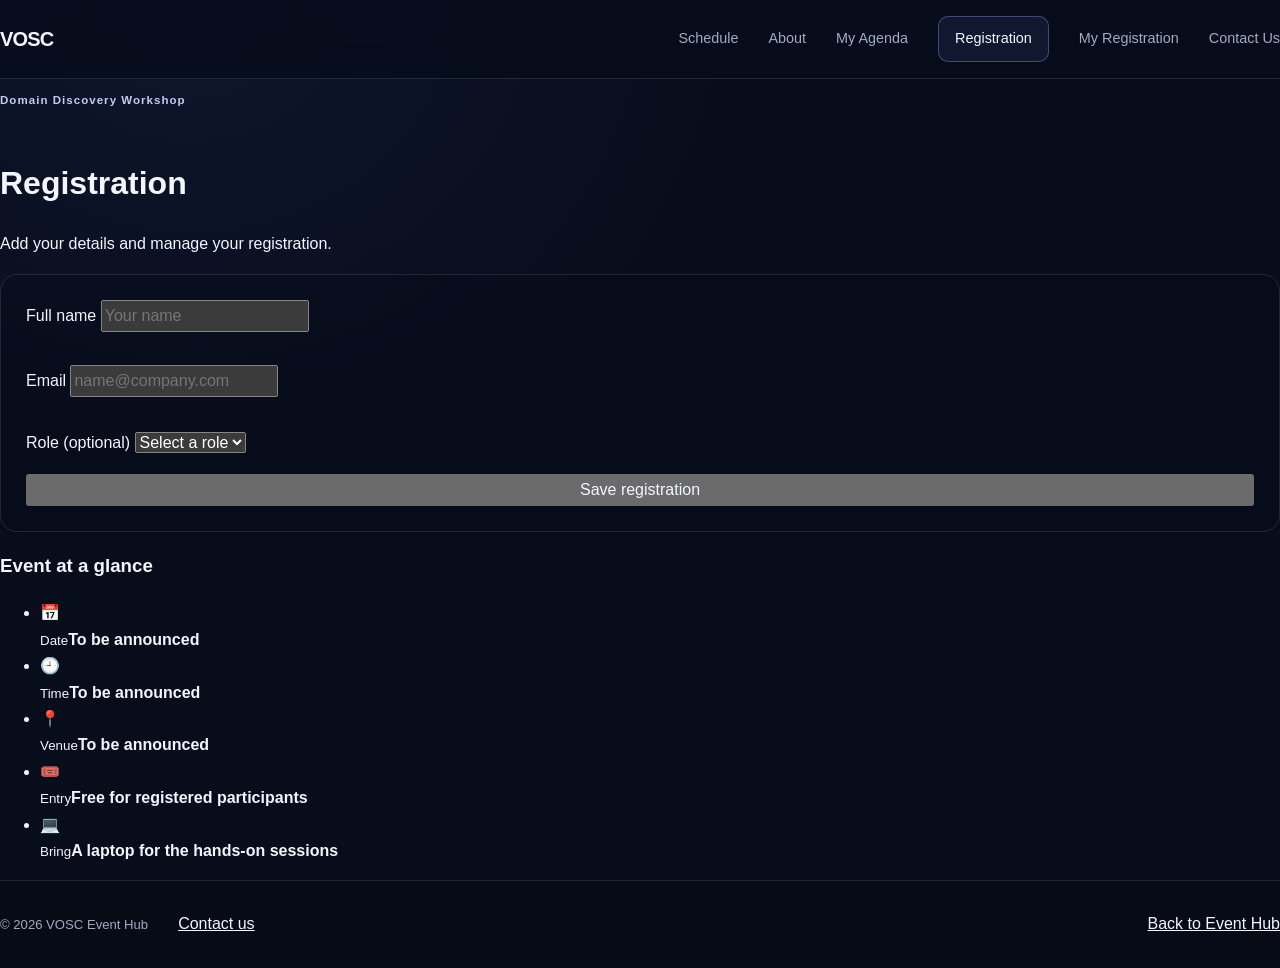
<file: VOC Event Hub/registration.html>
<!DOCTYPE html>
<html lang="en">
  <head>
    <meta charset="UTF-8" />
    <meta name="viewport" content="width=device-width, initial-scale=1.0" />
    <title>Registration | VOSC Event Hub</title>
    <meta name="description" content="Add your details and manage your registration." />
    <link rel="stylesheet" href="css/style.css" />
  </head>
  <body>
    <a class="skip-link" href="#main-content">Skip to main content</a>
    <header class="site-header">
      <nav class="main-nav" aria-label="Main navigation">
        <a class="brand" href="index.html">VOSC</a>
        <button class="menu-toggle" aria-expanded="false" aria-controls="nav-links">Menu</button>
        <div class="nav-links" id="nav-links">
          <a href="index.html#schedule">Schedule</a>
          <a href="index.html#about">About</a>
          <a href="index.html#my-agenda">My Agenda</a>
          <a href="registration.html" class="nav-cta" aria-current="page">Registration</a>
          <a href="dashboard.html">My Registration</a>
          <a href="contact.html">Contact Us</a>
        </div>
      </nav>
    </header>
    <main id="main-content" tabindex="-1">
      <div class="page-heading">
        <p class="eyebrow">Domain Discovery Workshop</p>
        <h1>Registration</h1>
        <p class="lead">Add your details and manage your registration.</p>
      </div>
      <div class="register-layout">
        <section class="register-main" aria-label="Registration form">
        <div id="returning" class="returning" role="status" hidden>
          <p><strong>✓ Registration saved</strong><span>Saved details for <b id="returning-name"></b> (<span id="returning-email"></span>).</span></p>
          <div class="returning-actions">
            <button type="button" class="primary-btn" id="returning-ticket">View my registration</button>
            <button type="button" class="secondary-btn" id="returning-new">Register another participant</button>
          </div>
        </div>
        <div id="registrationStatus" class="sr-only" aria-live="polite" aria-atomic="true"></div>
        <div id="register-message" class="form-message" role="alert" hidden></div>

        <form id="register-form" class="register-form" novalidate>
          <div class="field">
            <label for="name">Full name</label>
            <input id="name" name="name" type="text" placeholder="Your name" maxlength="80" autocomplete="name" aria-describedby="name-error" required />
            <p class="field-error" id="name-error"></p>
          </div>

          <div class="field">
            <label for="email">Email</label>
            <input id="email" name="email" type="email" placeholder="name@company.com" maxlength="254" autocomplete="email" aria-describedby="email-error" required />
            <p class="field-error" id="email-error"></p>
          </div>

          <div class="field">
            <label for="role">Role <span class="optional">(optional)</span></label>
            <select id="role" name="role">
              <option value="">Select a role</option>
              <option value="designer">Designer</option>
              <option value="developer">Developer</option>
              <option value="researcher">Researcher</option>
              <option value="student">Student</option>
            </select>
          </div>

          <button type="submit" class="primary-btn">Save registration</button>

        </form>

        </section>
        <aside class="event-summary" aria-labelledby="summary-title">
          <h3 id="summary-title">Event at a glance</h3>
          <ul>
            <li><span aria-hidden="true">📅</span><div><small>Date</small><strong data-summary="date">To be announced</strong></div></li>
            <li><span aria-hidden="true">🕘</span><div><small>Time</small><strong data-summary="time">To be announced</strong></div></li>
            <li><span aria-hidden="true">📍</span><div><small>Venue</small><strong data-summary="venue">To be announced</strong></div></li>
            <li><span aria-hidden="true">🎟️</span><div><small>Entry</small><strong>Free for registered participants</strong></div></li>
            <li><span aria-hidden="true">💻</span><div><small>Bring</small><strong>A laptop for the hands-on sessions</strong></div></li>
          </ul>
        </aside>
      </div>
    </main>
    <footer class="site-footer">
      <div class="footer-inner">
        <p>© 2026 VOSC Event Hub</p>
        <a href="contact.html" data-contact-link>Contact us</a>
        <a href="index.html">Back to Event Hub</a>
      </div>
    </footer>
    <script src="js/event-config.js"></script>
    <script src="js/script.js"></script>
  </body>
</html>
</file>
<file: Lost-and-Found/style.css>
:root{--ink:#17212b;--muted:#5f6b76;--blue:#2f67f6;--blue-dark:#2051d4;--blue-soft:#eef4ff;--green:#0f8b68;--green-soft:#e9f8f2;--red:#d84a4a;--red-soft:#fff0f0;--line:#e6e9ee;--bg:#f7f9fc;--white:#fff;--shadow:0 18px 50px rgba(28,42,60,.08);--radius:18px;--surface:#fff;--surface-2:#f7f9fc;--surface-3:#eef2f7;--header-bg:rgba(255,255,255,.94);--nav-ink:#4e5965;--hero-card:#f9fbff;--hero-card-line:#dfe8fb;--input-line:#dfe3e8;--dashed:#ccd3db;--placeholder-ink:#a6b0ba;--mark:#fff1a8;--card-shadow:0 5px 20px rgba(28,42,60,.03)}*{box-sizing:border-box}body{margin:0;font-family:ui-sans-serif,system-ui,-apple-system,BlinkMacSystemFont,"Segoe UI",sans-serif;color:var(--ink);background:var(--bg);line-height:1.5}a{text-decoration:none;color:inherit}button,input,textarea,select{font:inherit}.container{width:min(1120px,calc(100% - 40px));margin:auto}.site-header{height:72px;background:var(--header-bg);border-bottom:1px solid var(--line);display:flex;align-items:center}.nav{display:flex;align-items:center;justify-content:space-between}.brand{display:flex;align-items:center;gap:9px;font-size:19px;font-weight:800;letter-spacing:-.4px}.brand-mark{width:28px;height:28px;border-radius:8px;background:var(--blue);color:#fff;display:grid;place-items:center;font-weight:800}.brand-plus{color:var(--blue)}nav{display:flex;align-items:center;gap:28px;font-size:14px;color:var(--nav-ink)}nav a:hover,nav a.active{color:var(--blue)}.btn{border:0;border-radius:11px;padding:12px 18px;font-weight:750;cursor:pointer;display:inline-flex;align-items:center;justify-content:center;gap:10px;transition:.18s ease}.btn:hover{transform:translateY(-1px)}.btn-primary{background:var(--blue);color:white;box-shadow:0 8px 20px rgba(47,103,246,.18)}.btn-primary:hover{background:var(--blue-dark)}.btn-secondary{background:var(--surface);color:var(--ink);border:1px solid var(--line)}.btn-light{background:#fff;color:var(--blue)}.btn-sm{padding:9px 14px}.full{width:100%}.text-link{color:var(--blue);font-weight:700;font-size:14px}.hero{background:var(--surface);border-bottom:1px solid var(--line);padding:80px 0 72px}.hero-grid{display:grid;grid-template-columns:1.1fr .9fr;gap:90px;align-items:center}.eyebrow{display:block;color:var(--blue);font-size:11px;font-weight:850;letter-spacing:1.8px;margin-bottom:12px}.hero h1{font-size:62px;line-height:1.03;letter-spacing:-3.4px;margin:0 0 22px}.hero h1 span{color:var(--blue)}.hero-copy{font-size:18px;color:var(--muted);max-width:590px}.hero-actions{display:flex;gap:12px;margin:30px 0 18px;flex-wrap:wrap}.trust-row{font-size:13px;color:var(--muted)}.trust-row span:first-child{color:var(--green)}.hero-card{background:var(--hero-card);border:1px solid var(--hero-card-line);border-radius:22px;padding:22px;box-shadow:var(--shadow)}.hero-card-top{display:flex;gap:9px;align-items:center;color:var(--muted);font-size:13px;font-weight:700;border-bottom:1px solid var(--line);padding-bottom:16px}.status-dot{width:8px;height:8px;background:#26ae82;border-radius:50%}.mini-item{display:flex;align-items:center;gap:13px;padding:17px 0;border-bottom:1px solid var(--line)}.mini-photo{width:46px;height:46px;border-radius:12px;background:var(--surface);display:grid;place-items:center;font-size:22px}.mini-item div:nth-child(2){flex:1;min-width:0}.mini-item strong{display:block;font-size:14px;overflow-wrap:anywhere}.mini-item small{color:var(--muted);font-size:12px}.pill{font-size:11px;font-weight:850;letter-spacing:.8px;padding:5px 8px;border-radius:6px}.pill.lost{background:var(--red-soft);color:var(--red)}.pill.found{background:var(--green-soft);color:var(--green)}.view-all{display:block;text-align:center;padding-top:17px;color:var(--blue);font-size:13px;font-weight:750}.stats-strip{background:#17212b;color:#fff}.stats{display:grid;grid-template-columns:repeat(3,1fr);padding:22px 0}.stats div{display:flex;gap:15px;align-items:center;justify-content:center;border-right:1px solid #34404b}.stats div:last-child{border:0}.stats strong{font-size:24px;color:#8fb0ff}.stats span{font-size:13px;color:#c9d0d6}.features{padding:85px 0}.section-heading h2{font-size:32px;letter-spacing:-1px;margin:0}.feature-grid{display:grid;grid-template-columns:repeat(3,1fr);gap:20px;margin-top:35px}.feature-grid article{background:var(--surface);border:1px solid var(--line);padding:28px;border-radius:var(--radius)}.icon-box{width:42px;height:42px;background:var(--blue-soft);color:var(--blue);display:grid;place-items:center;border-radius:11px;font-weight:800;font-size:20px}.feature-grid h3{margin:20px 0 8px}.feature-grid p{margin:0;color:var(--muted);font-size:14px}.cta{background:var(--blue);color:#fff;padding:45px 0}.cta-inner{display:flex;align-items:center;justify-content:space-between}.cta .eyebrow{color:#bcd0ff}.cta h2{margin:0;font-size:30px}.cta .btn-light{box-shadow:none}footer{background:#17212b;color:#aeb7bf}.footer{display:flex;justify-content:space-between;padding:24px 0;font-size:13px}.auth-page{background:var(--bg)}.auth-main{min-height:calc(100vh - 72px);display:grid;place-items:center;padding:40px 20px}.auth-card{background:var(--surface);border:1px solid var(--line);border-radius:22px;width:min(430px,100%);padding:38px;box-shadow:var(--shadow)}.auth-icon{width:42px;height:42px;border-radius:12px;background:var(--blue);color:#fff;display:grid;place-items:center;font-weight:900;font-size:20px;margin-bottom:25px}.auth-card h1{font-size:30px;letter-spacing:-1px;margin:0 0 5px}.muted{color:var(--muted)}.auth-card form{margin-top:26px}.auth-switch{text-align:center;font-size:13px;color:var(--muted)}.auth-switch a{color:var(--blue);font-weight:700}label{display:block;font-size:13px;font-weight:700;margin-bottom:18px}input,textarea,select{display:block;width:100%;margin-top:7px;border:1px solid var(--input-line);border-radius:10px;background:var(--surface);padding:12px 13px;color:var(--ink);outline:none}input:focus,textarea:focus,select:focus{border-color:var(--blue);box-shadow:0 0 0 3px rgba(47,103,246,.08)}textarea{resize:vertical}.form-message{font-size:13px;color:var(--red);min-height:18px;margin:8px 0}.form-message.show{display:block}.app-main{padding:48px 0 80px}.welcome{display:flex;justify-content:space-between;align-items:center;margin-bottom:32px}.welcome h1,.page-heading h1,.form-heading h1{font-size:38px;letter-spacing:-1.5px;margin:0}.avatar{width:48px;height:48px;border-radius:50%;background:var(--blue);color:#fff;display:grid;place-items:center;font-weight:800}.action-grid{display:grid;grid-template-columns:1fr 1fr;gap:18px}.action-card{border-radius:18px;padding:27px;display:grid;grid-template-columns:auto 1fr auto;gap:18px;align-items:center;color:#fff;min-height:145px}.lost-action{background:#273a66}.found-action{background:#176c5a}.action-icon{width:45px;height:45px;border-radius:13px;background:rgba(255,255,255,.13);display:grid;place-items:center;font-size:22px}.action-card small{font-size:11px;letter-spacing:1.4px;opacity:.85}.action-card h2{margin:3px 0;font-size:23px}.action-card p{margin:0;opacity:.85;font-size:13px}.action-card>b{font-size:22px}.stat-grid{display:grid;grid-template-columns:repeat(4,1fr);gap:15px;margin:22px 0 50px}.stat-card{background:var(--surface);border:1px solid var(--line);border-radius:15px;padding:19px}.stat-card span{display:block;color:var(--muted);font-size:13px}.stat-card strong{display:block;font-size:28px;margin-top:4px}.section-heading.compact{display:flex;justify-content:space-between;align-items:end;margin-bottom:20px}.item-grid{display:grid;grid-template-columns:repeat(3,1fr);gap:18px}.item-card{background:var(--surface);border:1px solid var(--line);border-radius:17px;overflow:hidden;box-shadow:var(--card-shadow);display:flex;flex-direction:column;transition:transform .18s ease,box-shadow .18s ease}.item-card:hover{transform:translateY(-2px);box-shadow:var(--shadow)}.item-image{height:185px;background:var(--surface-3);position:relative;display:grid;place-items:center;font-size:35px;color:var(--placeholder-ink);overflow:hidden}.item-image img{width:100%;height:100%;object-fit:cover}.item-image .pill{position:absolute;top:12px;left:12px}.item-body{padding:18px}.item-body h3{font-size:17px;margin:0 0 5px;overflow-wrap:anywhere}.item-body p{color:var(--muted);font-size:13px;overflow-wrap:anywhere;display:-webkit-box;-webkit-line-clamp:2;-webkit-box-orient:vertical;overflow:hidden;margin:0}.card-bottom{display:flex;justify-content:space-between;align-items:center;border-top:1px solid var(--line);margin-top:16px;padding-top:13px}.card-bottom a{font-size:13px;color:var(--blue);font-weight:750}.manage-actions{display:flex;flex-wrap:wrap;gap:6px;margin-top:12px}.manage-actions button{border:1px solid var(--line);background:var(--surface);color:var(--ink);border-radius:7px;padding:7px 10px;font-size:12px;cursor:pointer}.manage-actions button:disabled{cursor:default;color:var(--green);background:var(--green-soft);border-color:transparent;font-weight:700}.page-heading{display:flex;justify-content:space-between;align-items:end;margin-bottom:28px}.search-panel{display:grid;grid-template-columns:minmax(200px,2fr) repeat(3,minmax(130px,1fr)) auto;align-items:end;gap:10px;background:var(--surface);border:1px solid var(--line);padding:12px;border-radius:15px;margin-bottom:18px}.search-input{display:flex;align-items:center;gap:10px}.search-input span{font-size:22px;color:var(--muted)}.search-input input{margin:0;border:0;padding:9px;box-shadow:none}.search-panel select{margin:0}.search-field label{margin:0 0 4px 2px;font-size:12px;color:var(--muted)}.results-count{font-size:13px;color:var(--muted);margin:18px 2px}.empty-state{grid-column:1/-1;text-align:center;background:var(--surface);border:1px dashed var(--dashed);border-radius:18px;padding:55px 20px;color:var(--muted)}.empty-state>div{font-size:30px;color:var(--blue)}.empty-state h3{color:var(--ink);margin:10px 0 4px}.form-main{padding:48px 0 80px}.form-heading{margin-bottom:28px}.back-link{font-size:13px;color:var(--blue);font-weight:700;display:inline-block;margin-bottom:20px}.report-layout{display:grid;grid-template-columns:1.2fr .8fr;gap:20px}.form-panel{background:var(--surface);border:1px solid var(--line);border-radius:18px;padding:27px}.panel-title{display:flex;gap:12px;align-items:center;margin-bottom:25px}.panel-title span{color:var(--blue);font-size:12px;font-weight:850}.panel-title h2{font-size:17px;margin:0}.two-col{display:grid;grid-template-columns:1fr 1fr;gap:15px}.upload-box{border:2px dashed var(--dashed);border-radius:14px;cursor:pointer;margin:0}.upload-box input{display:none}.upload-preview{min-height:260px;display:grid;place-items:center;align-content:center;text-align:center;padding:20px;color:var(--muted);overflow-wrap:anywhere}.upload-preview strong{display:block;color:var(--ink);margin-top:8px}.upload-preview small{display:block;font-size:12px}.upload-preview img{width:100%;height:260px;object-fit:contain;border-radius:10px}.upload-icon{font-size:27px;color:var(--blue)}.form-note{font-size:12px;color:var(--muted);text-align:center}.detail-main{padding:45px 0 80px}.detail-grid{display:grid;grid-template-columns:1fr 1fr;gap:45px;background:var(--surface);border:1px solid var(--line);border-radius:22px;padding:25px}.detail-photo{height:520px;background:var(--surface-3);border-radius:15px;display:grid;place-items:center;overflow:hidden;font-size:45px;color:var(--placeholder-ink)}.detail-photo img{width:100%;height:100%;object-fit:contain}.detail-info{padding:25px 20px}.detail-top{display:flex;gap:10px;align-items:center}.detail-info h1{font-size:42px;letter-spacing:-2px;margin:18px 0 10px;overflow-wrap:anywhere}.detail-description{color:var(--muted);font-size:15px;line-height:1.7;overflow-wrap:anywhere}.detail-facts{display:grid;grid-template-columns:repeat(3,1fr);border-top:1px solid var(--line);border-bottom:1px solid var(--line);padding:20px 0;margin:25px 0}.detail-facts small,.contact-box small{display:block;color:var(--muted);font-size:11px;letter-spacing:1px;font-weight:800}.detail-facts strong{font-size:14px;display:block;margin-top:4px;overflow-wrap:anywhere}.contact-box{background:var(--surface-2);border-radius:13px;padding:16px;display:flex;justify-content:space-between;align-items:center;gap:10px;margin-bottom:12px}.contact-box strong{font-size:14px;display:block;margin-top:3px;overflow-wrap:anywhere}.contact-box .btn{white-space:nowrap;font-size:13px}.detail-info .full{margin-top:10px}@media(max-width:850px){.hero-grid,.report-layout,.detail-grid{grid-template-columns:1fr}.hero{padding:55px 0}.hero h1{font-size:47px}.hero-grid{gap:40px}.item-grid{grid-template-columns:repeat(2,1fr)}.feature-grid{grid-template-columns:1fr}.detail-photo{height:350px}.search-panel{grid-template-columns:1fr}.page-heading{align-items:start;gap:20px}.stats{grid-template-columns:1fr}.stats div{border-right:0;border-bottom:1px solid #34404b;padding:10px}.stat-grid{grid-template-columns:repeat(2,1fr)}}@media(max-width:600px){.container{width:min(100% - 28px,1120px)}.site-header{height:auto;min-height:66px}.nav{padding:10px 0;flex-wrap:wrap;gap:8px 16px}.nav nav{gap:6px 14px;flex-wrap:wrap}.hero h1{font-size:42px;letter-spacing:-2px}.hero-copy{font-size:16px}.hero-actions .btn{width:100%}.stats-strip .stats{display:none}.cta-inner,.footer{display:block}.cta .btn{margin-top:20px}.action-grid{grid-template-columns:1fr}.item-grid{grid-template-columns:1fr}.welcome{align-items:start}.welcome h1{font-size:30px}.page-heading{display:block}.page-heading .btn{margin-top:15px}.two-col{grid-template-columns:1fr}.form-panel{padding:20px}.detail-grid{padding:12px;gap:10px}.detail-info{padding:15px 8px}.detail-info h1{font-size:32px}.detail-facts{grid-template-columns:1fr;gap:14px}.contact-box{display:block}.contact-box .btn{width:100%;margin-top:12px}.auth-card{padding:28px 22px}}
.file-placeholder{flex-direction:column;gap:6px;padding:20px;text-align:center}.file-placeholder strong{font-size:13px;color:var(--muted);max-width:90%;overflow:hidden;text-overflow:ellipsis;white-space:nowrap}.file-placeholder small{font-size:12px;color:var(--muted)}.file-detail{display:flex;flex-direction:column;align-items:center;justify-content:center;gap:10px;text-align:center;padding:30px}.file-detail>div{font-size:58px}.file-detail strong{max-width:90%;word-break:break-word}.file-detail small{color:var(--muted)}.upload-preview small{margin-top:5px}.btn:disabled{opacity:.65;cursor:not-allowed;transform:none}
/* Message states: error (default), success, info */.form-message:not(:empty){padding:9px 12px;border-radius:9px;background:var(--red-soft)}.form-message:not(.success):not(.info):not(:empty)::before{content:"! ";font-weight:800}.form-message.success{color:var(--green)}.form-message.success:not(:empty){background:var(--green-soft)}.form-message.success:not(:empty)::before{content:"\2713  ";font-weight:800}.form-message.info{color:var(--blue-dark)}.form-message.info:not(:empty){background:var(--blue-soft)}[aria-invalid="true"]{border-color:var(--red)!important}/* Shared helpers */[hidden]{display:none!important}.page-actions{display:flex;flex-wrap:wrap;gap:10px}a.mini-item:hover strong{color:var(--blue)}.mini-empty{margin:0;padding:17px 0;border-bottom:1px solid var(--line);color:var(--muted);font-size:13px}.loading-state{grid-column:1/-1;display:flex;align-items:center;justify-content:center;gap:10px;padding:45px 20px;color:var(--muted);font-size:14px;background:var(--surface);border:1px dashed var(--dashed);border-radius:18px}.loading-state::before{content:"";width:16px;height:16px;border:2px solid var(--blue-soft);border-top-color:var(--blue);border-radius:50%;animation:lf-spin .8s linear infinite}@keyframes lf-spin{to{transform:rotate(360deg)}}@media(prefers-reduced-motion:reduce){.loading-state::before{animation:none}}

/* ===================== Contest additions ===================== */
.sr-only{position:absolute!important;width:1px;height:1px;padding:0;margin:-1px;overflow:hidden;clip:rect(0,0,0,0);white-space:nowrap;border:0}
a:focus-visible,button:focus-visible,select:focus-visible,.upload-box:focus-within{outline:3px solid var(--blue);outline-offset:2px}
.theme-anim body,.theme-anim .site-header,.theme-anim .item-card,.theme-anim .form-panel,.theme-anim .auth-card,.theme-anim input,.theme-anim select,.theme-anim textarea,.theme-anim .btn{transition:background-color .3s ease,color .3s ease,border-color .3s ease}

/* Theme toggle */
.theme-toggle{width:38px;height:38px;flex:0 0 38px;display:inline-grid;place-items:center;border-radius:50%;border:1px solid var(--line);background:var(--surface);color:var(--ink);cursor:pointer;padding:0}
.theme-toggle:hover{border-color:var(--blue);color:var(--blue)}

/* Field-level messages and hints */
.field-error{display:block;margin-top:6px;color:var(--red);font-size:12.5px;font-weight:650}
.field-error:empty{display:none}
.field-error:not(:empty)::before{content:"! ";font-weight:800}
.field-hint{display:block;margin-top:6px;font-size:12px;font-weight:500;color:var(--muted)}
.field-meta{display:flex;justify-content:space-between;gap:12px;align-items:flex-start}
.char-count{flex:0 0 auto;margin-top:6px;font-size:12px;font-weight:500;color:var(--muted)}
.page-banner{margin:0 0 18px}

/* Lost / found switch on the report page */
.type-switch{display:inline-flex;flex-wrap:wrap;gap:4px;margin-top:18px;padding:4px;background:var(--surface);border:1px solid var(--line);border-radius:12px}
.type-option{padding:9px 16px;border-radius:9px;font-weight:700;font-size:14px;color:var(--muted)}
.type-option:hover{color:var(--ink)}
.type-option[aria-current="page"]{background:#2f67f6;color:#fff}

/* Category picker */
.category-group{border:0;padding:0;margin:0 0 18px;min-width:0}
.category-group legend{font-size:13px;font-weight:700;margin-bottom:8px;padding:0}
.category-options{display:grid;grid-template-columns:repeat(3,minmax(0,1fr));gap:8px}
.category-option{margin:0;font-weight:600;position:relative}
.category-option input{position:absolute;opacity:0;width:1px;height:1px;margin:0;padding:0;border:0}
.category-option span{display:flex;align-items:center;gap:8px;min-height:44px;padding:9px 11px;border:1px solid var(--input-line);border-radius:10px;background:var(--surface);font-size:13px;line-height:1.25;cursor:pointer}
.category-option span b{font-size:18px;font-weight:400}
.category-option span:hover{border-color:var(--blue)}
.category-option input:checked+span{border-color:var(--blue);background:var(--blue-soft);box-shadow:inset 0 0 0 1px var(--blue)}
.category-option input:focus-visible+span{outline:3px solid var(--blue);outline-offset:2px}
.category-group[aria-invalid="true"] .category-option span{border-color:var(--red)}

/* Optional photo */
.photo-field{margin-bottom:6px}
.upload-box{position:relative;display:block}
.upload-box input{display:block;position:absolute;opacity:0;width:1px;height:1px;margin:0;padding:0;border:0}
.upload-box:hover{border-color:var(--blue)}
.photo-field[aria-invalid="true"] .upload-box,.upload-box:has(input[aria-invalid="true"]){border-color:var(--red)}
.photo-actions{display:flex;flex-wrap:wrap;gap:8px;margin-top:10px}
.photo-actions .btn{flex:1 1 140px;min-height:40px}

/* Report cards */
.item-body{flex:1;display:flex;flex-direction:column}
.item-body p{margin:0 0 4px}
.item-tags{display:flex;flex-wrap:wrap;gap:6px;margin-bottom:9px}
.cat-chip{display:inline-flex;align-items:center;gap:6px;font-size:12px;font-weight:700;color:var(--ink);background:var(--surface-2);border:1px solid var(--line);padding:4px 10px;border-radius:999px}
.item-facts{list-style:none;margin:6px 0 10px;padding:0;display:flex;flex-wrap:wrap;gap:4px 14px;font-size:13px;color:var(--muted)}
.item-facts li{display:flex;gap:5px;min-width:0;overflow-wrap:anywhere}
.card-bottom{margin-top:auto}
.status-badge{display:inline-flex;align-items:center;gap:5px;font-size:12px;font-weight:800;padding:4px 10px;border-radius:999px;white-space:nowrap}
.status-badge.active{background:var(--blue-soft);color:var(--blue-dark)}
.status-badge.recovered{background:var(--green-soft);color:var(--green)}
.item-icon{font-size:56px;line-height:1}
.recovered-ribbon{position:absolute;top:12px;right:12px;background:#0f8b68;color:#fff;font-size:12px;font-weight:800;padding:5px 9px;border-radius:7px}
.item-card.is-recovered .item-image img,.item-card.is-recovered .item-icon{filter:grayscale(.5);opacity:.8}
.match-hint{display:inline-block;margin-top:10px;font-size:13px;font-weight:750;color:var(--blue)}
mark{background:var(--mark);color:inherit;border-radius:3px;padding:0 2px}
.empty-actions{display:flex;flex-wrap:wrap;justify-content:center;gap:10px;margin-top:16px}
.empty-state .btn{margin-top:6px}
.empty-state.compact{padding:34px 20px}

/* Skeleton placeholders while reports load */
.skeleton-card{background:var(--surface);border:1px solid var(--line);border-radius:17px;overflow:hidden}
.sk{background:linear-gradient(90deg,var(--surface-3) 25%,var(--surface-2) 50%,var(--surface-3) 75%);background-size:200% 100%;animation:lf-shimmer 1.3s ease-in-out infinite;border-radius:7px}
.sk-img{height:185px;border-radius:0}
.sk-body{padding:18px;display:grid;gap:10px}
.sk-line{height:12px}.sk-line.w40{width:40%}.sk-line.w60{width:60%}.sk-line.w80{width:80%;height:16px}
@keyframes lf-shimmer{to{background-position:-200% 0}}
@media(prefers-reduced-motion:reduce){.sk{animation:none}.item-card,.item-card:hover{transition:none;transform:none}}

/* Details page */
.detail-top{flex-wrap:wrap}
.detail-icon{font-size:110px;line-height:1}
.detail-photo.no-photo{height:340px}
@media(max-width:850px){.detail-photo.no-photo{height:220px}}
.recovered-banner{display:flex;flex-wrap:wrap;gap:8px;align-items:center;margin:14px 0 4px;padding:12px 14px;border-radius:12px;background:var(--green-soft);color:var(--green);font-weight:600}
.recovered-banner b{font-weight:850}

/* Possible matches */
.matches{margin-top:34px}
.matches h2{font-size:26px;letter-spacing:-.8px;margin:0}
.matches-note{color:var(--muted);font-size:14px;margin:0 0 18px;max-width:760px}
.match-list{display:grid;grid-template-columns:repeat(2,minmax(0,1fr));gap:14px}
.match-card{display:flex;gap:14px;background:var(--surface);border:1px solid var(--line);border-radius:16px;padding:14px;transition:border-color .18s ease,transform .18s ease}
.match-card:hover{border-color:var(--blue);transform:translateY(-2px)}
.match-media{flex:0 0 84px;height:84px;border-radius:12px;background:var(--surface-3);display:grid;place-items:center;font-size:36px;overflow:hidden}
.match-media img{width:100%;height:100%;object-fit:cover}
.match-body{min-width:0;flex:1}
.match-top{display:flex;flex-wrap:wrap;gap:8px;align-items:center;margin-bottom:6px}
.match-body strong{display:block;font-size:15px;overflow-wrap:anywhere}
.match-body small{display:block;color:var(--muted);font-size:13px;overflow-wrap:anywhere}
.match-score{font-size:12px;font-weight:800;padding:3px 9px;border-radius:999px}
.match-score.strong{background:var(--green-soft);color:var(--green)}
.match-score.good{background:var(--blue-soft);color:var(--blue-dark)}
.match-score.possible{background:var(--surface-2);color:var(--muted);border:1px solid var(--line)}
.match-meter{height:6px;border-radius:99px;background:var(--surface-3);margin:9px 0 8px;overflow:hidden}
.match-meter span{display:block;height:100%;border-radius:99px;background:var(--muted)}
.match-meter span.strong{background:var(--green)}.match-meter span.good{background:var(--blue)}
.match-reasons{list-style:none;margin:0;padding:0;display:flex;flex-wrap:wrap;gap:4px 10px;font-size:12px;font-weight:650;color:var(--muted)}

/* Browse controls */
.search-panel .btn{min-height:46px}
.results-count{font-weight:600}

/* ---------- Responsive ---------- */
@media(max-width:1000px){.search-panel{grid-template-columns:repeat(3,minmax(0,1fr))}.search-main{grid-column:1/-1}.search-panel>.btn{grid-column:1/-1}}
@media(max-width:850px){.match-list{grid-template-columns:1fr}.item-grid{gap:14px}}
@media(max-width:600px){
  .search-panel{grid-template-columns:1fr}
  .category-options{grid-template-columns:repeat(2,minmax(0,1fr))}
  .type-switch{display:flex}.type-option{flex:1 1 140px;text-align:center}
  .manage-actions button{flex:1 1 auto;min-height:40px}
  .match-media{flex-basis:64px;height:64px;font-size:28px}
  .page-actions .btn{flex:1 1 100%}
  .detail-icon{font-size:80px}
  .theme-toggle{width:34px;height:34px;flex-basis:34px}
  /* Header: logo + theme toggle on the first row, page links wrap on the row below */
  .nav{justify-content:flex-start;column-gap:14px;row-gap:6px}
  .nav nav{display:contents}
  .nav .brand{order:0;margin-right:auto}
  .nav .theme-toggle{order:1}
  .nav::after{content:"";order:1;flex-basis:100%;height:0}
  .nav nav>*:not(.theme-toggle){order:2}
  .btn-sm{min-height:36px}
}

/* ===================== Dark mode ===================== */
[data-theme="dark"]{color-scheme:dark;--ink:#e7ecf2;--muted:#a5b0bc;--blue:#82a8ff;--blue-dark:#a9c2ff;--blue-soft:#1b2846;--green:#4fd1a1;--green-soft:#11352a;--red:#ff8f8f;--red-soft:#3b1d22;--line:#29323f;--bg:#0d1218;--white:#151c25;--surface:#151c25;--surface-2:#1b232e;--surface-3:#212a36;--header-bg:rgba(13,18,24,.92);--nav-ink:#c2cbd6;--hero-card:#17202b;--hero-card-line:#263247;--input-line:#344152;--dashed:#3a4656;--placeholder-ink:#6f7c8b;--mark:#6b5a00;--shadow:0 18px 50px rgba(0,0,0,.45);--card-shadow:none}
[data-theme="dark"] .btn-primary,[data-theme="dark"] .brand-mark,[data-theme="dark"] .avatar,[data-theme="dark"] .auth-icon{background:#2f67f6;color:#fff}
[data-theme="dark"] .btn-primary:hover{background:#2051d4}
[data-theme="dark"] .btn-primary{box-shadow:none}
[data-theme="dark"] .cta{background:#1f48b5}
[data-theme="dark"] .btn-light{background:#fff;color:#2051d4}
[data-theme="dark"] .lost-action{background:#22335c}
[data-theme="dark"] .found-action{background:#135a4b}
[data-theme="dark"] .stats-strip,[data-theme="dark"] footer{background:#0a0e13}
[data-theme="dark"] input::placeholder,[data-theme="dark"] textarea::placeholder{color:#7f8b98}
[data-theme="dark"] input:focus,[data-theme="dark"] textarea:focus,[data-theme="dark"] select:focus{box-shadow:0 0 0 3px rgba(130,168,255,.18)}
[data-theme="dark"] .form-message.info{color:var(--blue-dark)}
[data-theme="dark"] .item-card.is-recovered .item-image img{opacity:.7}
[data-theme="dark"] .status-dot{background:#4fd1a1}

/* ===================== Round 4: matching, recovered list, polish ===================== */
/* Homepage card header */
.hero-card-icon{font-size:15px}
.hero-card-note{margin-left:auto;font-size:12px;font-weight:600;color:var(--muted)}
/* CTA eyebrow contrast (white on blue passes WCAG AA) */
.cta .eyebrow{color:#fff}
/* Phone footer: put the two lines on separate rows instead of running together */
@media(max-width:600px){.footer{display:flex;flex-direction:column;gap:4px}}

/* Browse: bordered search box that lines up with the dropdowns; 4 filters + reset */
.search-panel{grid-template-columns:minmax(200px,2fr) repeat(4,minmax(120px,1fr)) auto}
.search-input{border:1px solid var(--input-line);border-radius:10px;background:var(--surface);padding:0 10px;min-height:46px}
.search-input:focus-within{border-color:var(--blue);box-shadow:0 0 0 3px rgba(47,103,246,.15)}
.search-input input{min-height:44px}
.search-panel select{min-height:46px}
@media(max-width:1000px){.search-panel{grid-template-columns:repeat(4,minmax(0,1fr))}}
@media(max-width:600px){.search-panel{grid-template-columns:1fr 1fr}.search-main,.search-panel>.btn{grid-column:1/-1}}

/* Cards without a photo: shorter, tinted by lost/found */
.item-image.no-photo{height:132px}
.item-image.no-photo.lost{background:var(--red-soft)}
.item-image.no-photo.found{background:var(--green-soft)}
.item-image.no-photo .item-icon{font-size:48px}
.matched-note{margin:6px 0 0!important;font-size:13px!important;color:var(--green)!important;display:block!important;-webkit-line-clamp:unset!important}
.matched-note a{font-weight:750;text-decoration:underline}

/* My reports: larger, clearer manage buttons; Delete in red */
.manage-actions{gap:8px;margin-top:14px}
.manage-actions button{min-height:38px;padding:8px 12px;font-size:13px;font-weight:700;border-radius:9px}
.manage-actions button:hover:not(:disabled){border-color:var(--blue);color:var(--blue)}
.manage-actions button.danger{color:var(--red);border-color:color-mix(in srgb,var(--red) 35%,var(--line))}
.manage-actions button.danger:hover{background:var(--red-soft);color:var(--red);border-color:var(--red)}

/* Match cards: whole card is clickable, plus a "This is mine" action */
.match-card{position:relative}
.match-link{color:inherit}
.match-link::after{content:"";position:absolute;inset:0;border-radius:16px}
.match-link:focus-visible{outline:none}
.match-link:focus-visible::after{outline:3px solid var(--blue);outline-offset:2px}
.match-actions{position:relative;z-index:1;display:flex;flex-wrap:wrap;gap:8px;margin-top:12px}
.match-actions .btn{min-height:38px}
.recovered-banner span{font-weight:500}
.recovered-banner a{color:inherit;font-weight:750;text-decoration:underline}

/* Claim picker on the details page */
.claim-panel{margin-top:10px;padding:16px;border:1px solid var(--line);border-radius:14px;background:var(--surface-2)}
.claim-panel fieldset{border:0;margin:0;padding:0;min-width:0}
.claim-panel legend{font-weight:800;font-size:15px;margin-bottom:10px;padding:0}
.claim-option{display:flex;gap:10px;align-items:flex-start;margin:0 0 8px;padding:10px 12px;border:1.5px solid var(--input-line);border-radius:11px;background:var(--surface);cursor:pointer;font-weight:600}
.claim-option input{width:auto;margin:3px 0 0;flex:none;accent-color:#2f67f6}
.claim-option:has(input:checked){border-color:var(--blue);background:var(--blue-soft)}
.claim-option strong{display:block;font-size:14px}
.claim-option small{display:block;font-size:13px;color:var(--muted);font-weight:500}
.claim-actions{display:flex;flex-wrap:wrap;gap:8px;margin-top:6px}

/* Dashboard: clickable tiles + "Matches for you" */
a.stat-card{transition:border-color .18s ease,transform .18s ease}
a.stat-card:hover{border-color:var(--blue);transform:translateY(-1px)}
.for-you-box{margin:-26px 0 46px}
.for-you-list{list-style:none;margin:0;padding:0;display:grid;gap:10px}
.for-you{display:flex;align-items:center;gap:14px;padding:14px 16px;background:var(--surface);border:1px solid var(--line);border-radius:14px;transition:border-color .18s ease}
.for-you:hover{border-color:var(--blue)}
.for-you-icon{font-size:26px;flex:none}
.for-you-text{flex:1;min-width:0}
.for-you-text strong{display:block;font-size:15px;overflow-wrap:anywhere}
.for-you-text small{display:block;color:var(--muted);font-size:13px;overflow-wrap:anywhere}
.for-you-go{color:var(--blue);font-weight:800}

/* Recovered page */
.section-title{font-size:22px;letter-spacing:-.5px;margin:30px 0 14px}
.section-note{margin:-8px 0 16px}
.recovered-stats{grid-template-columns:repeat(3,1fr);margin:0}
.pair-list{display:grid;gap:16px}
.pair-card{background:var(--surface);border:1px solid var(--line);border-radius:18px;padding:18px}
.pair-head{display:flex;flex-wrap:wrap;align-items:center;gap:8px 12px;margin-bottom:14px}
.pair-head small{color:var(--muted);font-size:13px}
.pair-body{display:grid;grid-template-columns:minmax(0,1fr) auto minmax(0,1fr);gap:14px;align-items:stretch}
.pair-side{display:flex;flex-direction:column;gap:4px;padding:14px 16px;border-radius:14px;border:1px solid var(--line);background:var(--surface-2);transition:border-color .18s ease,transform .18s ease;min-width:0}
.pair-side:hover{border-color:var(--blue);transform:translateY(-1px)}
.pair-side.lost{border-left:4px solid var(--red)}
.pair-side.found{border-left:4px solid var(--green)}
.pair-top{display:flex;align-items:center;justify-content:space-between;margin-bottom:4px}
.pair-icon{font-size:26px}
.pair-side strong{font-size:16px;overflow-wrap:anywhere}
.pair-side small{font-size:13px;color:var(--muted);overflow-wrap:anywhere}
.pair-link{align-self:center;display:grid;place-items:center;width:40px;height:40px;border-radius:50%;background:var(--green-soft);color:var(--green);font-weight:900;font-size:18px}
@media(max-width:700px){.recovered-stats{grid-template-columns:1fr}.pair-body{grid-template-columns:1fr}.pair-link{justify-self:center;transform:rotate(90deg)}}
@media(max-width:600px){.for-you-box{margin:-30px 0 40px}.match-actions .btn{flex:1}}
@media(prefers-reduced-motion:reduce){.pair-side,.pair-side:hover,a.stat-card,a.stat-card:hover{transition:none;transform:none}}
/* Contrast: darker red/green text on light tinted backgrounds (WCAG AA 4.5:1); dark mode keeps its light tints */
:root{--red-text:#b3302f;--green-text:#0b6e52}
[data-theme="dark"]{--red-text:var(--red);--green-text:var(--green)}
.pill.lost{color:var(--red-text)}
.pill.found{color:var(--green-text)}
.match-score.strong,.status-badge.recovered,.matched-note,.recovered-banner,.pair-link{color:var(--green-text)!important}
.manage-actions button.danger,.manage-actions button.danger:hover{color:var(--red-text)}
.recovered-ribbon{background:#0b7a5b}
/* Homepage "Recent Reports" card for guests */
.mini-locked{display:flex;gap:8px;align-items:flex-start;line-height:1.5}
.mini-locked a{color:var(--blue);font-weight:750;text-decoration:underline}

/* ===================== Round 6: claims, photo viewer ===================== */
/* Menu badge for pending claims */
.nav-badge{display:inline-grid;place-items:center;min-width:19px;height:19px;margin-left:5px;padding:0 5px;border-radius:999px;background:#b3302f;color:#fff;font-size:11px;font-weight:800;vertical-align:1px}
/* Details: email note, owner summary, claim form */
.email-note{margin:-4px 0 12px}
.claim-area{display:grid;gap:10px}
.owner-claims{display:block;padding:12px 14px;border:1px solid var(--line);border-radius:12px;background:var(--surface-2);font-size:14px;font-weight:650;color:var(--ink)}
.owner-claims:hover{border-color:var(--blue)}
.owner-claims.empty{color:var(--muted);font-weight:500}
.claim-form{padding:18px;border:1px solid var(--line);border-radius:14px;background:var(--surface-2)}
.claim-form h2{font-size:18px;margin:0 0 4px}
.claim-form textarea{min-height:96px}
.claim-form label .char-count{display:block;text-align:right}
.claim-link{border:0;padding:0;margin:4px 0 8px;min-width:0}
.claim-link legend{font-size:13px;font-weight:700;margin-bottom:8px;padding:0}
.claim-sent{padding:14px 16px;border:1px solid var(--line);border-radius:12px;background:var(--surface-2);font-size:14px}
.claim-sent p{margin:0 0 6px}
.claim-sent a{color:var(--blue);font-weight:700}
/* Claim status badges: icon + word, never colour alone */
.claim-badge{display:inline-flex;align-items:center;gap:5px;font-size:12px;font-weight:800;padding:4px 10px;border-radius:999px;white-space:nowrap;border:1px solid transparent}
.claim-badge.pending{background:#fff4dc;color:#7a4b00;border-color:#f5d48a}
.claim-badge.reviewed{background:var(--blue-soft);color:var(--blue-dark)}
.claim-badge.resolved{background:var(--green-soft);color:var(--green-text)}
[data-theme="dark"] .claim-badge.pending{background:#3a2d10;color:#ffcf6e;border-color:#6b5420}
/* Possible matches: view + respond actions */
.match-view{font-weight:700}
/* Claims page */
.local-note{display:flex;gap:8px;align-items:flex-start;margin:0 0 16px;padding:12px 14px;border-radius:12px;background:var(--blue-soft);color:var(--blue-dark);font-size:14px}
.claims-toolbar{display:flex;justify-content:space-between;align-items:end;gap:16px;flex-wrap:wrap}
.claims-toolbar .search-field{min-width:190px}
.claims-toolbar select{margin:0}
.claims-item-note{margin:0 0 12px;font-size:14px;color:var(--muted)}
.claims-item-note a{color:var(--blue);font-weight:700}
.claim-list{display:grid;gap:14px}
.claim-card{background:var(--surface);border:1px solid var(--line);border-left:4px solid var(--line);border-radius:16px;padding:18px}
.claim-card.status-pending{border-left-color:#d99a1a}
.claim-card.status-reviewed{border-left-color:var(--blue)}
.claim-card.status-resolved{border-left-color:var(--green)}
.claim-card-head{display:flex;flex-wrap:wrap;align-items:center;gap:8px 10px;margin-bottom:12px}
.claim-item{font-size:17px;font-weight:800;color:var(--ink);text-decoration:underline;text-decoration-color:var(--line);text-underline-offset:3px}
.claim-item:hover{color:var(--blue)}
.claim-facts{display:grid;grid-template-columns:repeat(3,minmax(0,1fr));gap:10px;margin:0 0 12px}
.claim-facts dt{font-size:11px;font-weight:800;letter-spacing:.8px;text-transform:uppercase;color:var(--muted)}
.claim-facts dd{margin:3px 0 0;font-size:14px;overflow-wrap:anywhere}
.claim-facts a{color:var(--blue);font-weight:650}
.claim-message{margin:0 0 12px;padding:12px 14px;border-left:3px solid var(--blue);background:var(--surface-2);border-radius:0 10px 10px 0;font-size:14px;white-space:pre-wrap;overflow-wrap:anywhere}
.sent-list{list-style:none;margin:0;padding:0;display:grid;gap:10px}
.sent-claim{display:flex;justify-content:space-between;align-items:center;gap:12px;padding:12px 14px;background:var(--surface);border:1px solid var(--line);border-radius:12px}
.sent-claim small{display:block;color:var(--muted);font-size:13px}
.sent-claim a{color:var(--ink);text-decoration:underline;text-underline-offset:3px}
.sent-empty{padding:16px;color:var(--muted);background:var(--surface);border:1px dashed var(--dashed);border-radius:12px;text-align:center}
.claims-alert-wrap{margin:-28px 0 30px}
.claims-alert{display:flex;align-items:center;gap:10px;padding:14px 16px;border-radius:14px;background:#fff4dc;border:1px solid #f5d48a;color:#7a4b00;font-weight:600}
[data-theme="dark"] .claims-alert{background:#3a2d10;border-color:#6b5420;color:#ffcf6e}
.claims-alert:hover{text-decoration:underline}
/* Photo viewer */
.photo-zoom{position:relative;display:block;width:100%;height:100%;padding:0;border:0;background:none;cursor:zoom-in}
.photo-zoom img{width:100%;height:100%;object-fit:contain}
.zoom-hint{position:absolute;right:12px;bottom:12px;padding:6px 10px;border-radius:8px;background:rgba(15,23,42,.75);color:#fff;font-size:12px;font-weight:700}
.photo-dialog{max-width:min(92vw,1100px);max-height:92vh;padding:12px;border:0;border-radius:16px;background:var(--surface);color:var(--ink)}
.photo-dialog::backdrop{background:rgba(5,10,18,.8)}
.photo-dialog img{display:block;max-width:100%;max-height:calc(92vh - 70px);margin:0 auto;object-fit:contain;border-radius:10px}
.photo-dialog form{display:flex;justify-content:flex-end;margin-bottom:8px}
@media(max-width:700px){.claim-facts{grid-template-columns:1fr}.claims-toolbar{display:block}.claims-alert-wrap{margin:-30px 0 26px}.sent-claim{align-items:flex-start;flex-direction:column}}
@media(prefers-reduced-motion:reduce){.photo-zoom{cursor:pointer}}

/* Restored form continuity and accessibility */
.skip-link{position:fixed;top:8px;left:12px;z-index:1000;padding:12px 18px;background:var(--surface);color:var(--ink);border:2px solid var(--blue);border-radius:10px;transform:translateY(-160%)}
.skip-link:focus{transform:none}
main:focus{outline:none}
.local-notice{padding:12px 16px;background:var(--blue-soft);color:var(--blue-dark);border-radius:10px;font-size:14px;margin:0 0 24px}
body:not(.app-page):not(.auth-page) main>.local-notice{margin:20px auto;width:min(1120px,calc(100% - 40px))}
.auth-main{grid-template-rows:auto 1fr;align-content:start;gap:20px}
.auth-main .local-notice{width:min(430px,100%);margin:0}
.storage-message{background:var(--red-soft);color:var(--red);padding:16px;border:1px solid var(--red);border-radius:12px;margin:0 0 20px}
.storage-text{margin:0 0 12px;overflow-wrap:anywhere}
.draft-prompt{padding:18px;background:var(--blue-soft);border:1px solid var(--line);border-radius:12px;margin:0 0 16px}
.draft-prompt h2{font-size:20px;margin:0 0 8px}
.draft-prompt p{margin:0 0 14px;color:var(--muted)}
.draft-actions{display:flex;flex-wrap:wrap;gap:10px}
.draft-status{font-size:13px;color:var(--muted);margin:0 0 18px}
.draft-status:empty{margin:0}
.search-panel.browse-controls{grid-template-columns:repeat(4,minmax(0,1fr));align-items:start;gap:16px}
.browse-controls .search-main{grid-column:1/-1}
.browse-controls .search-field{min-width:0}
.browse-controls input,.browse-controls select{min-width:0;min-height:44px}
.browse-controls>#clearFilters{grid-column:auto;align-self:end;min-height:46px}
.browse-controls+.form-message:empty{display:none}
input:focus-visible,textarea:focus-visible{outline:3px solid var(--blue);outline-offset:2px}
.theme-toggle{width:44px;height:44px;flex-basis:44px}
.site-header nav>a{display:inline-flex;align-items:center;min-height:44px}
.manage-actions button,.photo-actions .btn,.btn-sm{min-height:44px}
.match-score{white-space:normal;overflow-wrap:anywhere}
@media(max-width:850px){.search-panel.browse-controls{grid-template-columns:repeat(2,minmax(0,1fr))}}
@media(max-width:600px){
  .search-panel.browse-controls{grid-template-columns:minmax(0,1fr)}
  .browse-controls>#clearFilters{grid-column:1/-1}
  .theme-toggle{width:44px;height:44px;flex-basis:44px}
  .draft-actions>*{flex:1 1 100%}
}
@media(prefers-reduced-motion:reduce){
  *,*::before,*::after{animation:none!important;transition:none!important;scroll-behavior:auto!important}
  .btn:hover,.match-card:hover{transform:none}
}


/* Wrap by available space, including enlarged text and browser zoom. */
.site-header{height:auto;min-height:72px}.site-header .nav{flex-wrap:wrap;gap:12px;padding-block:12px}.site-header .nav nav{flex-wrap:wrap;gap:12px;max-width:100%;min-width:0}
.browse-controls{grid-template-columns:repeat(auto-fit,minmax(min(100%,160px),1fr))}.browse-controls .search-field{min-width:0}.browse-controls input,.browse-controls select{min-width:0}
</file>
<file: VOC Event Hub/css/style.css>
:root {
  color-scheme: dark;
  --bg: #080d1b;
  --bg-soft: #0d1426;
  --panel: #111b30;
  --panel-hover: #16223a;
  --text: #f3f6ff;
  --muted: #a1acc3;
  --brand: #6c8cff;
  --brand-light: #8a9fff;
  --cyan: #54e3e7;
  --purple: #b69cff;
  --green: #8ce7bb;
  --border: rgba(166, 185, 230, 0.15);
  --radius: 20px;
  --shadow: 0 24px 70px rgba(0, 0, 0, 0.28);
  --container: 1160px;
}

* {
  box-sizing: border-box;
}

html {
  scroll-behavior: smooth;
  scroll-padding-top: 100px;
}

body {
  margin: 0;
  background:
    radial-gradient(ellipse at 15% 0%, rgba(61, 87, 181, 0.12), transparent 34rem),
    var(--bg);
  color: var(--text);
  font-family: "DM Sans", Arial, sans-serif;
  line-height: 1.65;
  -webkit-font-smoothing: antialiased;
}

body, button, input, select {
  font-family: "DM Sans", Arial, sans-serif;
}

a {
  color: inherit;
}

button, input, select {
  font: inherit;
}

button, a, input, select {
  -webkit-tap-highlight-color: transparent;
}

a:focus-visible,
button:focus-visible,
input:focus-visible,
select:focus-visible {
  outline: 3px solid var(--cyan);
  outline-offset: 4px;
}

img {
  display: block;
  max-width: 100%;
}

button {
  color: inherit;
}

[hidden] {
  display: none !important;
}

.container {
  width: min(var(--container), calc(100% - 48px));
  margin-inline: auto;
}

.skip-link {
  position: absolute;
  top: -100px;
  left: 16px;
  z-index: 100;
  padding: 12px 18px;
  background: var(--cyan);
  color: #08101c;
  border-radius: 10px;
  font-weight: 700;
}

.skip-link:focus {
  top: 16px;
}

.site-header {
  position: sticky;
  top: 0;
  z-index: 50;
  background: rgba(8, 13, 27, 0.84);
  border-bottom: 1px solid var(--border);
  backdrop-filter: blur(18px);
  -webkit-backdrop-filter: blur(18px);
}

.main-nav {
  min-height: 78px;
  display: flex;
  align-items: center;
  justify-content: space-between;
  gap: 32px;
}

.brand {
  display: inline-flex;
  align-items: center;
  gap: 10px;
  color: var(--text);
  text-decoration: none;
  font-family: "Space Grotesk", sans-serif;
  font-size: 1.25rem;
  font-weight: 700;
  letter-spacing: -0.04em;
}

.brand-mark {
  display: grid;
  width: 36px;
  height: 36px;
  place-items: center;
  border-radius: 11px;
  background: linear-gradient(135deg, var(--brand), #4d5edb);
  color: white;
  box-shadow: 0 5px 22px rgba(108, 140, 255, 0.28);
}

.brand-accent {
  color: var(--cyan);
}

.nav-links {
  display: flex;
  align-items: center;
  gap: 30px;
}

.nav-links > a {
  color: var(--muted);
  font-size: 0.9rem;
  text-decoration: none;
  transition: color 0.2s ease;
}

.nav-links > a:hover,
.nav-links > a:focus-visible {
  color: var(--text);
}

.nav-links .nav-cta {
  padding: 10px 16px;
  border: 1px solid rgba(138, 159, 255, 0.38);
  border-radius: 10px;
  color: var(--text);
  background: rgba(108, 140, 255, 0.09);
}

.nav-cta span {
  margin-left: 5px;
  color: var(--cyan);
}

.menu-toggle {
  display: none;
  align-items: center;
  gap: 9px;
  padding: 9px 12px;
  border: 1px solid var(--border);
  border-radius: 10px;
  background: var(--panel);
  cursor: pointer;
}

.menu-icon,
.menu-icon::before,
.menu-icon::after {
  display: block;
  width: 18px;
  height: 2px;
  background: var(--text);
  border-radius: 2px;
  transition: transform 0.2s ease;
}

.menu-icon {
  position: relative;
}

.menu-icon::before,
.menu-icon::after {
  content: "";
  position: absolute;
  left: 0;
}

.menu-icon::before {
  top: -6px;
}

.menu-icon::after {
  top: 6px;
}

.menu-toggle[aria-expanded="true"] .menu-icon {
  background: transparent;
}

.menu-toggle[aria-expanded="true"] .menu-icon::before {
  transform: translateY(6px) rotate(45deg);
}

.menu-toggle[aria-expanded="true"] .menu-icon::after {
  transform: translateY(-6px) rotate(-45deg);
}

.hero {
  min-height: 610px;
  display: grid;
  grid-template-columns: 1.04fr 0.96fr;
  align-items: center;
  gap: 54px;
  padding-block: 76px 90px;
}

.hero-copy {
  position: relative;
  z-index: 2;
}

.eyebrow,
.section-kicker,
.card-index,
.timeline-label,
.speaker-topic {
  font-size: 0.72rem;
  font-weight: 700;
  letter-spacing: 0.14em;
}

.eyebrow {
  display: inline-flex;
  align-items: center;
  gap: 10px;
  margin-bottom: 26px;
  color: #c1ccf5;
  letter-spacing: 0.09em;
}

.status-dot {
  width: 8px;
  height: 8px;
  border-radius: 50%;
  background: var(--cyan);
  box-shadow: 0 0 14px rgba(84, 227, 231, 0.65);
}

.hero h1,
.section-heading h2,
.registration-copy h2 {
  margin: 0;
  font-family: "Space Grotesk", sans-serif;
  font-weight: 600;
  letter-spacing: -0.065em;
}

.hero h1 {
  font-size: clamp(3.3rem, 6.4vw, 5.65rem);
  line-height: 1.03;
}

.gradient-text {
  color: transparent;
  background: linear-gradient(100deg, var(--brand-light), var(--cyan) 90%);
  background-clip: text;
  -webkit-background-clip: text;
}

.hero-description {
  max-width: 520px;
  margin: 25px 0 0;
  color: var(--muted);
  font-size: 1.04rem;
  line-height: 1.85;
}

.hero-actions {
  display: flex;
  flex-wrap: wrap;
  gap: 13px;
  margin-top: 32px;
}

.button {
  display: inline-flex;
  min-height: 49px;
  align-items: center;
  justify-content: center;
  gap: 12px;
  padding: 12px 19px;
  border: 1px solid transparent;
  border-radius: 11px;
  font-size: 0.92rem;
  font-weight: 700;
  text-decoration: none;
  cursor: pointer;
  transition: transform 0.2s ease, background 0.2s ease, border-color 0.2s ease;
}

.button:hover {
  transform: translateY(-2px);
}

.button-primary {
  color: #08101c;
  background: linear-gradient(120deg, #9bacff, #69e4e4);
  box-shadow: 0 10px 28px rgba(108, 140, 255, 0.18);
}

.button-primary:hover {
  background: linear-gradient(120deg, #bdc8ff, #93f0ed);
}

.button-secondary {
  border-color: var(--border);
  color: var(--text);
  background: rgba(255, 255, 255, 0.025);
}

.button-secondary:hover {
  background: var(--panel);
  border-color: rgba(166, 185, 230, 0.32);
}

.hero-note {
  display: flex;
  align-items: flex-start;
  gap: 10px;
  margin-top: 33px;
  color: var(--muted);
  font-size: 0.85rem;
}

.hero-note p {
  margin: 0;
}

.note-icon {
  color: var(--cyan);
}

.hero-art {
  position: relative;
  min-width: 0;
  padding: 20px;
}

.art-glow {
  position: absolute;
  inset: 10% 0;
  background: rgba(91, 103, 232, 0.2);
  filter: blur(85px);
  pointer-events: none;
}

.hero-image-wrap {
  position: relative;
  z-index: 1;
  overflow: hidden;
  aspect-ratio: 0.91;
  border: 1px solid rgba(194, 207, 255, 0.2);
  border-radius: 25px;
  background: var(--panel);
  box-shadow: var(--shadow);
}

.hero-image-wrap img {
  width: 100%;
  height: 100%;
  object-fit: cover;
  opacity: 0.78;
}

.image-overlay {
  position: absolute;
  inset: 0;
  background: linear-gradient(180deg, rgba(8, 13, 27, 0.02) 30%, rgba(8, 13, 27, 0.92) 100%);
}

.image-caption {
  position: absolute;
  right: 18px;
  bottom: 20px;
  left: 18px;
  display: flex;
  align-items: center;
  gap: 13px;
  padding: 16px;
  border: 1px solid rgba(255, 255, 255, 0.17);
  border-radius: 14px;
  background: rgba(8, 13, 27, 0.68);
  backdrop-filter: blur(12px);
}

.caption-icon {
  display: grid;
  flex: 0 0 39px;
  height: 39px;
  place-items: center;
  border-radius: 12px;
  color: var(--cyan);
  background: rgba(84, 227, 231, 0.13);
  font-size: 1.35rem;
}

.image-caption strong,
.image-caption span {
  display: block;
}

.image-caption strong {
  font-size: 0.91rem;
}

.image-caption div > span {
  margin-top: 3px;
  color: var(--muted);
  font-size: 0.79rem;
}

.floating-tag {
  position: absolute;
  z-index: 3;
  display: flex;
  align-items: center;
  gap: 8px;
  padding: 11px 15px;
  border: 1px solid var(--border);
  border-radius: 12px;
  background: rgba(17, 27, 48, 0.95);
  box-shadow: var(--shadow);
  font-size: 0.83rem;
  font-weight: 700;
}

.floating-tag span {
  color: var(--cyan);
}

.tag-top {
  top: 12%;
  right: -9px;
}

.tag-bottom {
  bottom: 13%;
  left: -14px;
}

.art-orbit {
  position: absolute;
  z-index: 0;
  width: 60px;
  height: 60px;
  border: 1px solid rgba(138, 159, 255, 0.4);
  border-radius: 50%;
}

.orbit-one {
  top: -8px;
  left: 8px;
}

.orbit-two {
  right: 0;
  bottom: -7px;
  width: 34px;
  height: 34px;
  border-color: rgba(84, 227, 231, 0.5);
}

.highlights {
  display: grid;
  grid-template-columns: repeat(3, 1fr);
  padding-block: 28px;
  border-top: 1px solid var(--border);
  border-bottom: 1px solid var(--border);
}

.highlight-item {
  display: flex;
  align-items: center;
  gap: 16px;
  padding: 8px 24px;
  border-right: 1px solid var(--border);
}

.highlight-item:first-child {
  padding-left: 0;
}

.highlight-item:last-child {
  border-right: 0;
}

.highlight-number {
  color: var(--cyan);
  font-family: "Space Grotesk", sans-serif;
  font-size: 1.35rem;
  font-weight: 600;
}

.highlight-item h2 {
  margin: 0;
  font-size: 0.98rem;
}

.highlight-item p {
  margin: 3px 0 0;
  color: var(--muted);
  font-size: 0.82rem;
}

.section {
  padding-block: 112px;
}

.section-heading {
  max-width: 750px;
  margin-bottom: 43px;
}

.section-kicker {
  margin: 0 0 15px;
  color: var(--cyan);
}

.section-heading h2,
.registration-copy h2 {
  font-size: clamp(2.35rem, 4.5vw, 3.6rem);
  line-height: 1.13;
}

.section-description {
  max-width: 570px;
  margin: 19px 0 0;
  color: var(--muted);
  line-height: 1.85;
}

.feature-grid {
  display: grid;
  grid-template-columns: repeat(3, minmax(0, 1fr));
  gap: 18px;
}

.feature-card {
  position: relative;
  min-height: 290px;
  padding: 26px;
  overflow: hidden;
  border: 1px solid var(--border);
  border-radius: var(--radius);
  background: linear-gradient(145deg, rgba(21, 33, 57, 0.85), rgba(13, 20, 38, 0.8));
  transition: transform 0.25s ease, border-color 0.25s ease;
}

.feature-card:hover {
  transform: translateY(-5px);
  border-color: rgba(138, 159, 255, 0.45);
}

.feature-card-highlight {
  background:
    radial-gradient(circle at 100% 0%, rgba(119, 103, 231, 0.15), transparent 60%),
    linear-gradient(145deg, #141b36, #0d1426);
}

.feature-icon {
  display: grid;
  width: 47px;
  height: 47px;
  place-items: center;
  border: 1px solid var(--border);
  border-radius: 14px;
  font-size: 1.45rem;
}

.icon-blue {
  color: #93b1ff;
  background: rgba(108, 140, 255, 0.12);
}

.icon-purple {
  color: var(--purple);
  background: rgba(182, 156, 255, 0.12);
}

.icon-green {
  color: var(--green);
  background: rgba(140, 231, 187, 0.1);
}

.card-index {
  margin: 27px 0 9px;
  color: #8492b2;
  font-size: 0.66rem;
}

.feature-card h3,
.timeline-card h3,
.speaker-card h3 {
  margin: 0;
  font-family: "Space Grotesk", sans-serif;
  font-size: 1.28rem;
  letter-spacing: -0.03em;
}

.feature-card > p:last-of-type {
  margin: 12px 0 0;
  color: var(--muted);
  font-size: 0.9rem;
  line-height: 1.8;
}

.card-arrow {
  position: absolute;
  top: 27px;
  right: 26px;
  color: #7888af;
}

.schedule-section {
  background:
    radial-gradient(ellipse at 0% 45%, rgba(64, 86, 178, 0.1), transparent 50%),
    var(--bg-soft);
  border-block: 1px solid var(--border);
}

.section-heading-row {
  display: flex;
  max-width: none;
  align-items: flex-end;
  justify-content: space-between;
  gap: 35px;
}

.section-heading-row .section-description {
  max-width: 380px;
  margin-bottom: 7px;
}

.timeline {
  max-width: 900px;
  margin-top: 52px;
}

.timeline-item {
  display: grid;
  grid-template-columns: 88px 18px minmax(0, 1fr) 40px;
  align-items: stretch;
  gap: 20px;
}

.timeline-time {
  padding-top: 25px;
  text-align: right;
  font-family: "Space Grotesk", sans-serif;
  font-size: 1.05rem;
  font-weight: 600;
}

.timeline-time span {
  display: block;
}

.timeline-time span:last-child {
  color: var(--muted);
  font-family: "DM Sans", sans-serif;
  font-size: 0.72rem;
  letter-spacing: 0.1em;
}

.timeline-marker {
  position: relative;
}

.timeline-marker::before {
  position: absolute;
  top: 29px;
  left: 5px;
  width: 9px;
  height: 9px;
  border: 2px solid var(--cyan);
  border-radius: 50%;
  background: var(--bg-soft);
  content: "";
}

.timeline-item:not(:last-child) .timeline-marker::after {
  position: absolute;
  top: 44px;
  bottom: -1px;
  left: 9px;
  width: 1px;
  background: linear-gradient(var(--cyan), rgba(108, 140, 255, 0.15));
  content: "";
}

.timeline-card {
  margin-bottom: 16px;
  padding: 23px 26px;
  border: 1px solid var(--border);
  border-radius: 16px;
  background: rgba(17, 27, 48, 0.75);
}

.timeline-label {
  display: inline-block;
  margin-bottom: 9px;
  color: var(--cyan);
  font-size: 0.65rem;
}

.timeline-card p {
  margin: 9px 0 0;
  color: var(--muted);
  font-size: 0.91rem;
}

.timeline-number {
  padding-top: 25px;
  color: #657291;
  font-family: "Space Grotesk", sans-serif;
  font-size: 1.1rem;
}

.sample-note {
  margin: 20px 0 0;
  color: #7f8ba7;
  font-size: 0.78rem;
}

.speaker-grid {
  display: grid;
  grid-template-columns: repeat(3, minmax(0, 1fr));
  gap: 16px;
}

.speaker-card {
  position: relative;
  display: flex;
  align-items: flex-start;
  gap: 15px;
  min-width: 0;
  padding: 22px 18px;
  border: 1px solid var(--border);
  border-radius: 17px;
  background: var(--panel);
  transition: background 0.2s ease, transform 0.2s ease;
}

.speaker-card:hover {
  transform: translateY(-3px);
  background: var(--panel-hover);
}

.speaker-avatar {
  display: grid;
  flex: 0 0 49px;
  height: 49px;
  place-items: center;
  border: 1px solid rgba(255, 255, 255, 0.12);
  border-radius: 15px;
  font-family: "Space Grotesk", sans-serif;
  font-weight: 700;
}

.avatar-one {
  color: #a6c2ff;
  background: linear-gradient(135deg, #243d71, #26304f);
}

.avatar-two {
  color: #b8f2e7;
  background: linear-gradient(135deg, #21544f, #243b51);
}

.avatar-three {
  color: #d5bfff;
  background: linear-gradient(135deg, #50376e, #302a50);
}

.speaker-info {
  min-width: 0;
}

.speaker-topic {
  display: block;
  margin: 0 0 6px;
  color: var(--cyan);
  font-size: 0.58rem;
  letter-spacing: 0.08em;
}

.speaker-card h3 {
  font-size: 1.08rem;
}

.speaker-card p {
  margin: 7px 0 0;
  color: var(--muted);
  font-size: 0.81rem;
  line-height: 1.65;
}

.speaker-arrow {
  position: absolute;
  top: 18px;
  right: 17px;
  color: #7e8bac;
}

.faq-section {
  background: var(--bg-soft);
  border-block: 1px solid var(--border);
}

.faq-layout {
  display: grid;
  grid-template-columns: 0.85fr 1.15fr;
  align-items: start;
  gap: 90px;
}

.faq-layout .section-heading {
  margin: 0;
}

.text-link {
  display: inline-flex;
  gap: 10px;
  margin-top: 25px;
  color: var(--cyan);
  font-size: 0.92rem;
  font-weight: 700;
  text-decoration: none;
}

.faq-list {
  display: grid;
  gap: 12px;
}

.faq-item {
  overflow: hidden;
  border: 1px solid var(--border);
  border-radius: 14px;
  background: rgba(17, 27, 48, 0.65);
}

.faq-item h3 {
  margin: 0;
}

.faq-question {
  display: flex;
  width: 100%;
  min-height: 68px;
  align-items: center;
  justify-content: space-between;
  gap: 20px;
  padding: 18px 21px;
  border: 0;
  background: transparent;
  text-align: left;
  font-weight: 600;
  cursor: pointer;
}

.faq-plus {
  display: grid;
  flex: 0 0 29px;
  height: 29px;
  place-items: center;
  border: 1px solid var(--border);
  border-radius: 9px;
  color: var(--cyan);
  font-size: 1.1rem;
}

.faq-question[aria-expanded="true"] .faq-plus {
  background: rgba(84, 227, 231, 0.08);
}

.faq-answer {
  padding: 0 21px 20px;
}

.faq-answer p {
  margin: 0;
  color: var(--muted);
  font-size: 0.9rem;
  line-height: 1.85;
}

.registration-panel {
  display: grid;
  grid-template-columns: 1fr 0.8fr;
  gap: 65px;
  align-items: center;
  padding: 52px;
  border: 1px solid rgba(138, 159, 255, 0.2);
  border-radius: 26px;
  background:
    radial-gradient(ellipse at 0% 100%, rgba(88, 105, 218, 0.16), transparent 50%),
    linear-gradient(135deg, #111b30, #0d1426);
  box-shadow: var(--shadow);
}

.registration-copy h2 {
  font-size: clamp(2.25rem, 4vw, 3.2rem);
}

.registration-copy > p:not(.section-kicker) {
  max-width: 450px;
  margin: 20px 0 0;
  color: var(--muted);
}

.registration-note {
  display: flex;
  align-items: flex-start;
  gap: 10px;
  margin-top: 28px;
  padding: 14px;
  border: 1px solid var(--border);
  border-radius: 12px;
  color: #aab7d2;
  font-size: 0.78rem;
  line-height: 1.7;
}

.registration-note > span:first-child {
  color: var(--cyan);
}

.register-form {
  display: grid;
  gap: 17px;
  min-width: 0;
  padding: 25px;
  border: 1px solid var(--border);
  border-radius: 17px;
  background: rgba(8, 13, 27, 0.48);
}

.form-heading h3 {
  margin: 0;
  font-family: "Space Grotesk", sans-serif;
  font-size: 1.3rem;
}

.form-heading p {
  margin: 5px 0 0;
  color: var(--muted);
  font-size: 0.8rem;
}

.form-field {
  display: grid;
  gap: 7px;
}

.form-field label {
  font-size: 0.83rem;
  font-weight: 600;
}

.form-field label span {
  color: var(--cyan);
}

.form-field input,
.form-field select {
  width: 100%;
  min-height: 47px;
  padding: 11px 13px;
  border: 1px solid rgba(166, 185, 230, 0.22);
  border-radius: 10px;
  background: #0b1324;
  color: var(--text);
  font-size: 0.87rem;
}

.form-field input::placeholder {
  color: #6f7c99;
}

.form-field input:focus,
.form-field select:focus {
  border-color: var(--brand);
}

.form-submit {
  width: 100%;
  margin-top: 3px;
}

.form-message {
  margin: 0;
  font-size: 0.83rem;
  line-height: 1.65;
}

.form-message:empty {
  display: none;
}

.form-message.success {
  color: var(--green);
}

.form-message.error {
  color: #ffaaaa;
}

.closing-banner {
  display: flex;
  align-items: center;
  gap: 17px;
  padding-block: 25px;
  border-top: 1px solid var(--border);
}

.closing-symbol {
  color: var(--cyan);
  font-size: 1.8rem;
}

.closing-banner p {
  flex: 1;
  margin: 0;
  color: #c4cce0;
  font-family: "Space Grotesk", sans-serif;
  font-size: 1.08rem;
}

.closing-banner > a {
  display: grid;
  width: 40px;
  height: 40px;
  place-items: center;
  border: 1px solid var(--border);
  border-radius: 11px;
  color: var(--cyan);
  text-decoration: none;
}

.site-footer {
  border-top: 1px solid var(--border);
  background: #070b16;
}

.footer-inner {
  display: grid;
  grid-template-columns: auto 1fr auto;
  align-items: center;
  gap: 16px 30px;
  padding-block: 30px;
}

.footer-inner > p {
  margin: 0;
  color: var(--muted);
  font-size: 0.82rem;
  text-align: center;
}

.footer-top {
  color: #b5c2e1;
  font-size: 0.82rem;
  text-decoration: none;
}

.copyright {
  grid-column: 1 / -1;
  padding-top: 16px;
  border-top: 1px solid var(--border);
  color: #74819d;
  font-size: 0.76rem;
  text-align: center;
}

@media (min-width: 1500px) {
  .hero {
    padding-block: 100px;
  }
}

@media (max-width: 1000px) {
  .hero {
    gap: 30px;
  }

  .hero h1 {
    font-size: clamp(3.1rem, 6vw, 4.5rem);
  }

  .feature-grid,
  .speaker-grid {
    grid-template-columns: repeat(2, minmax(0, 1fr));
  }

  .speaker-card:last-child {
    grid-column: 1 / -1;
  }

  .faq-layout {
    gap: 40px;
  }

  .registration-panel {
    grid-template-columns: 1fr;
    gap: 35px;
    padding: 38px;
  }

  .register-form {
    max-width: none;
  }
}

@media (max-width: 720px) {
  html {
    scroll-padding-top: 78px;
  }

  .container {
    width: min(100% - 36px, var(--container));
  }

  .main-nav {
    min-height: 70px;
    flex-wrap: wrap;
    gap: 12px;
  }

  .menu-toggle {
    display: inline-flex;
  }

  .nav-links {
    display: none;
    width: 100%;
    align-items: stretch;
    flex-direction: column;
    gap: 4px;
    padding: 8px 0 16px;
  }

  .nav-links.is-open {
    display: flex;
  }

  .nav-links > a {
    padding: 11px 9px;
  }

  .nav-links .nav-cta {
    margin-top: 5px;
    text-align: center;
  }

  .hero {
    min-height: auto;
    grid-template-columns: 1fr;
    gap: 28px;
    padding-block: 66px 65px;
  }

  .hero h1 {
    font-size: clamp(3.2rem, 13vw, 5rem);
  }

  .hero-description {
    font-size: 0.97rem;
  }

  .hero-art {
    max-width: 530px;
    width: 100%;
    margin-inline: auto;
    padding: 14px;
  }

  .hero-image-wrap {
    aspect-ratio: 1.05;
  }

  .tag-top {
    right: -2px;
  }

  .tag-bottom {
    left: -2px;
  }

  .highlights {
    grid-template-columns: 1fr;
    gap: 0;
    padding-block: 10px;
  }

  .highlight-item,
  .highlight-item:first-child {
    padding: 17px 0;
    border-right: 0;
    border-bottom: 1px solid var(--border);
  }

  .highlight-item:last-child {
    border-bottom: 0;
  }

  .section {
    padding-block: 76px;
  }

  .section-heading {
    margin-bottom: 30px;
  }

  .section-heading h2,
  .registration-copy h2 {
    font-size: clamp(2.25rem, 9vw, 3.2rem);
  }

  .feature-grid,
  .speaker-grid {
    grid-template-columns: 1fr;
  }

  .speaker-card:last-child {
    grid-column: auto;
  }

  .feature-card {
    min-height: 260px;
  }

  .section-heading-row {
    display: block;
  }

  .section-heading-row .section-description {
    margin-top: 18px;
  }

  .timeline {
    margin-top: 35px;
  }

  .timeline-item {
    grid-template-columns: 53px 12px minmax(0, 1fr);
    gap: 10px;
  }

  .timeline-time {
    padding-top: 22px;
    font-size: 0.84rem;
  }

  .timeline-marker::before {
    left: 1px;
  }

  .timeline-item:not(:last-child) .timeline-marker::after {
    left: 5px;
  }

  .timeline-card {
    padding: 19px 16px;
  }

  .timeline-card h3 {
    font-size: 1.1rem;
  }

  .timeline-number {
    display: none;
  }

  .faq-layout {
    grid-template-columns: 1fr;
    gap: 36px;
  }

  .registration-panel {
    gap: 28px;
    padding: 24px 17px;
    border-radius: 20px;
  }

  .register-form {
    padding: 19px 15px;
  }

  .closing-banner {
    gap: 12px;
  }

  .closing-banner p {
    font-size: 0.93rem;
  }

  .footer-inner {
    grid-template-columns: 1fr auto;
    gap: 15px;
  }

  .footer-inner > p {
    grid-column: 1 / -1;
    grid-row: 2;
    text-align: left;
  }

  .footer-top {
    grid-column: 2;
    grid-row: 1;
  }

  .copyright {
    grid-column: 1 / -1;
  }
}

@media (max-width: 380px) {
  .container {
    width: calc(100% - 28px);
  }

  .hero h1 {
    font-size: 2.9rem;
  }

  .hero-actions {
    flex-direction: column;
    align-items: stretch;
  }

  .button {
    width: 100%;
  }

  .floating-tag {
    padding: 8px 10px;
    font-size: 0.73rem;
  }
}

@media (prefers-reduced-motion: reduce) {
  *,
  *::before,
  *::after {
    scroll-behavior: auto !important;
    animation-duration: 0.01ms !important;
    animation-iteration-count: 1 !important;
    transition-duration: 0.01ms !important;
  }
}
</file>
